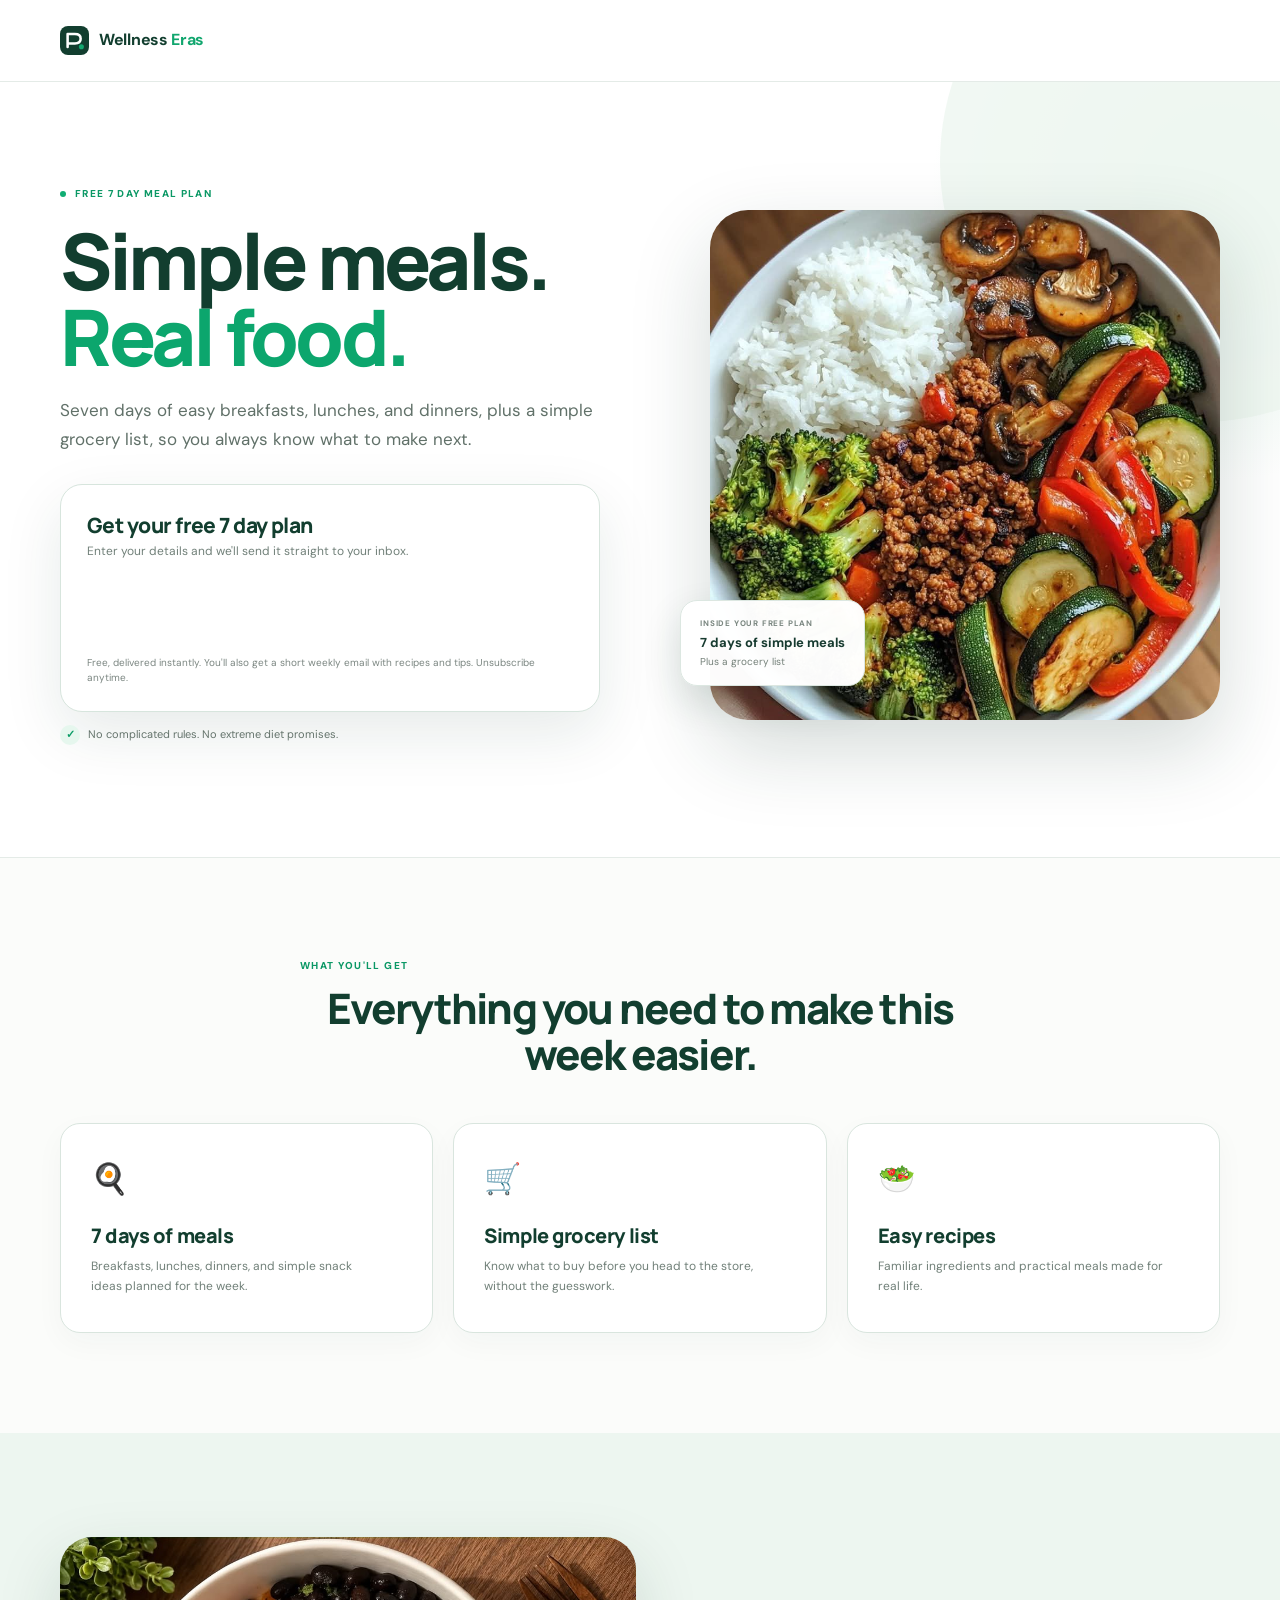
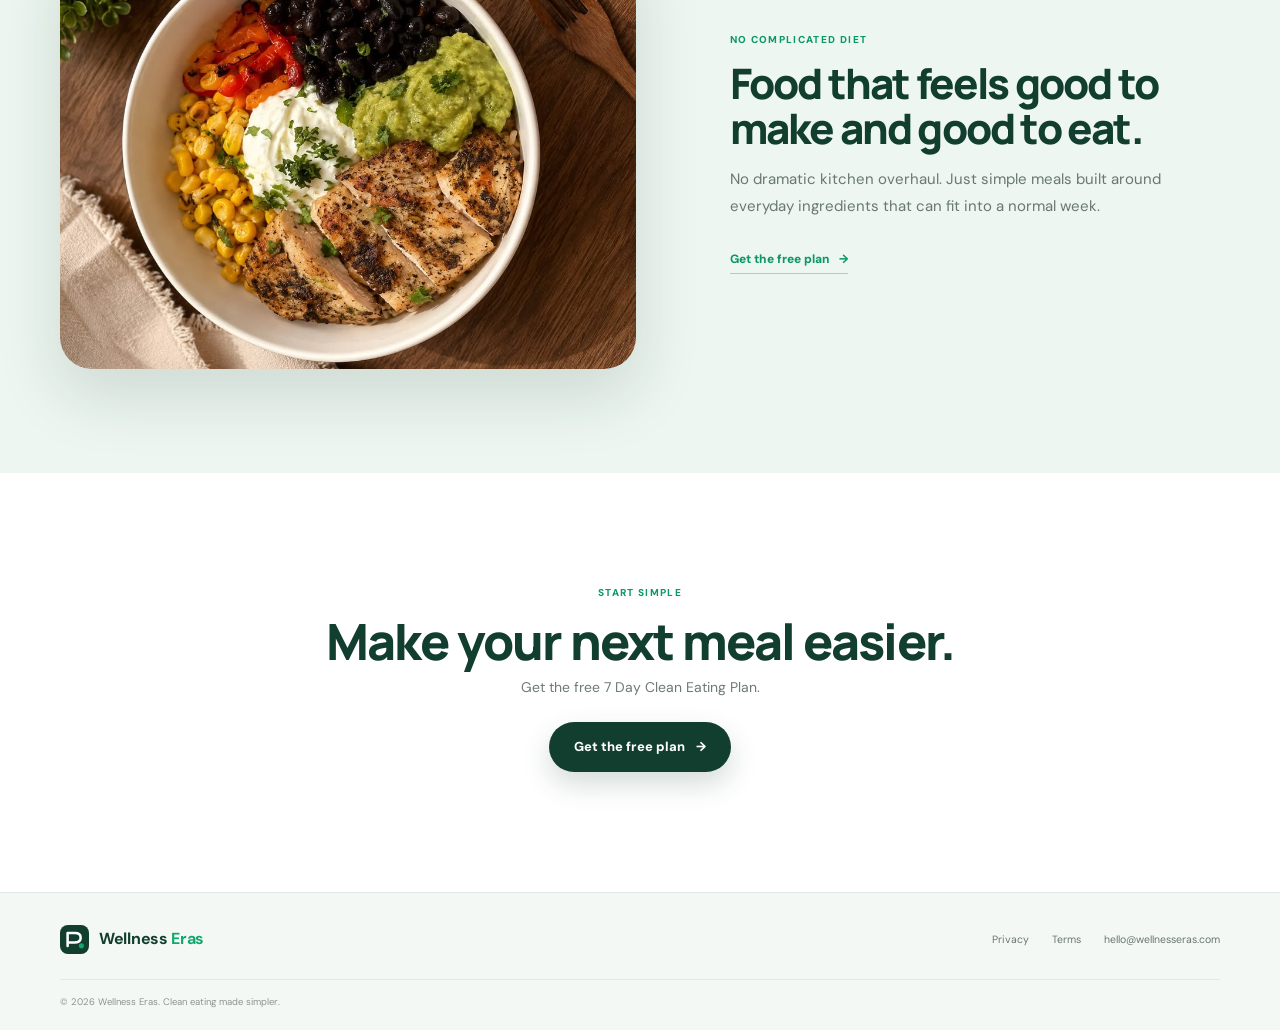
<file: index.html>
<!DOCTYPE html>
<html lang="en">
<head>
<meta charset="UTF-8">
<meta name="viewport" content="width=device-width, initial-scale=1.0">
<title>Wellness Eras | Free 7 Day Clean Eating Plan</title>
<meta name="description" content="Get a free 7 day clean eating meal plan with simple breakfasts, lunches, dinners, and a grocery list.">
<link rel="canonical" href="https://wellnesseras.com/">
<meta property="og:type" content="website">
<meta property="og:site_name" content="Wellness Eras">
<meta property="og:title" content="Simple meals. Real food.">
<meta property="og:description" content="Get the free 7 day clean eating plan with simple meals and a grocery list.">
<meta property="og:image" content="https://wellnesseras.com/images/hero-food.png">
<meta property="og:url" content="https://wellnesseras.com/">
<meta name="twitter:card" content="summary_large_image">
<meta name="twitter:title" content="Simple meals. Real food.">
<meta name="twitter:description" content="Get the free 7 day clean eating plan with simple meals and a grocery list.">
<meta name="twitter:image" content="https://wellnesseras.com/images/hero-food.png">
<link rel="preconnect" href="https://fonts.googleapis.com">
<link rel="preconnect" href="https://fonts.gstatic.com" crossorigin>
<link href="https://fonts.googleapis.com/css2?family=DM+Sans:wght@400;500;600;700&family=Manrope:wght@600;700;800&display=swap" rel="stylesheet">
<link rel="icon" href="/assets/logo-mark.svg">
<link rel="stylesheet" href="styles.css">

<!-- Sender integration preserved from the supplied index.html -->
<script>
(function (s, e, n, d, er) {
  s['Sender'] = er;
  s[er] = s[er] || function () {
    (s[er].q = s[er].q || []).push(arguments)
  }, s[er].l = 1 * new Date();
  s[er].on = function(event, callback) {
    s[er].listeners = s[er].listeners || {};
    (s[er].listeners[event] = s[er].listeners[event] || []).push(callback);
  };
  var a = e.createElement(n),
      m = e.getElementsByTagName(n)[0];
  a.async = 1;
  a.src = d;
  m.parentNode.insertBefore(a, m)
})(window, document, 'script', 'https://cdn.sender.net/accounts_resources/universal.js', 'sender');
sender('952dde70111419')
</script>
</head>
<body>

<header class="site-header">
  <div class="container nav-inner">
    <a class="brand" href="/" aria-label="Wellness Eras home">
      <img src="assets/logo-mark.svg" alt="" class="logo-mark">
      <span>Wellness <b>Eras</b></span>
    </a>
    <div class="nav-spacer" aria-hidden="true"></div>
  </div>
</header>

<main>
<section class="hero">
  <div class="hero-glow"></div>
  <div class="container hero-grid">
    <div class="hero-copy">
      <div class="eyebrow"><span></span> FREE 7 DAY MEAL PLAN</div>
      <h1>Simple meals.<br><em>Real food.</em></h1>
      <p class="hero-lede">Seven days of easy breakfasts, lunches, and dinners, plus a simple grocery list, so you always know what to make next.</p>

      <div class="signup-card" id="signup">
        <div class="signup-title">Get your free 7 day plan</div>
        <div class="signup-subtitle">Enter your details and we'll send it straight to your inbox.</div>

        <!-- Sender.net embedded form. Sender form ID preserved: bmZ39R -->
        <div class="sender-form-field" data-sender-form-id="bmZ39R"></div>

        <p class="microcopy">Free, delivered instantly. You'll also get a short weekly email with recipes and tips. Unsubscribe anytime.</p>
      </div>

      <div class="trust-line">
        <span>✓</span>
        <span>No complicated rules. No extreme diet promises.</span>
      </div>
    </div>

    <div class="hero-visual">
      <div class="photo-wrap">
        <img src="images/hero-food.png" alt="Colorful healthy meal with eggs, avocado, grilled chicken and vegetables" class="hero-photo">
        <div class="photo-label">
          <small>INSIDE YOUR FREE PLAN</small>
          <strong>7 days of simple meals</strong>
          <span>Plus a grocery list</span>
        </div>
      </div>
    </div>
  </div>
</section>

<section class="benefits">
  <div class="container">
    <div class="section-heading">
      <div class="eyebrow">WHAT YOU'LL GET</div>
      <h2>Everything you need to make this week easier.</h2>
    </div>

    <div class="benefit-grid">
      <article>
        <div class="benefit-icon">🍳</div>
        <h3>7 days of meals</h3>
        <p>Breakfasts, lunches, dinners, and simple snack ideas planned for the week.</p>
      </article>
      <article>
        <div class="benefit-icon">🛒</div>
        <h3>Simple grocery list</h3>
        <p>Know what to buy before you head to the store, without the guesswork.</p>
      </article>
      <article>
        <div class="benefit-icon">🥗</div>
        <h3>Easy recipes</h3>
        <p>Familiar ingredients and practical meals made for real life.</p>
      </article>
    </div>
  </div>
</section>

<section class="food-preview">
  <div class="container preview-grid">
    <div class="preview-photo">
      <img src="images/meal-preview.png" alt="Healthy colorful meal bowl with vegetables and grilled chicken">
    </div>
    <div class="preview-copy">
      <div class="eyebrow">NO COMPLICATED DIET</div>
      <h2>Food that feels good to make and good to eat.</h2>
      <p>No dramatic kitchen overhaul. Just simple meals built around everyday ingredients that can fit into a normal week.</p>
      <a href="#signup" class="text-link">Get the free plan <span>→</span></a>
    </div>
  </div>
</section>

<section class="final-cta">
  <div class="container final-inner">
    <div class="eyebrow">START SIMPLE</div>
    <h2>Make your next meal easier.</h2>
    <p>Get the free 7 Day Clean Eating Plan.</p>
    <a href="#signup" class="button">Get the free plan <span>→</span></a>
  </div>
</section>
</main>

<footer class="site-footer">
  <div class="container footer-inner">
    <a class="brand" href="/">
      <img src="assets/logo-mark.svg" alt="" class="logo-mark">
      <span>Wellness <b>Eras</b></span>
    </a>
    <div class="footer-links">
      <a href="/privacy">Privacy</a>
      <a href="/terms">Terms</a>
      <a href="mailto:hello@wellnesseras.com">hello@wellnesseras.com</a>
    </div>
  </div>
  <div class="container copyright">© 2026 Wellness Eras. Clean eating made simpler.</div>
</footer>
</body>
</html>
</file>
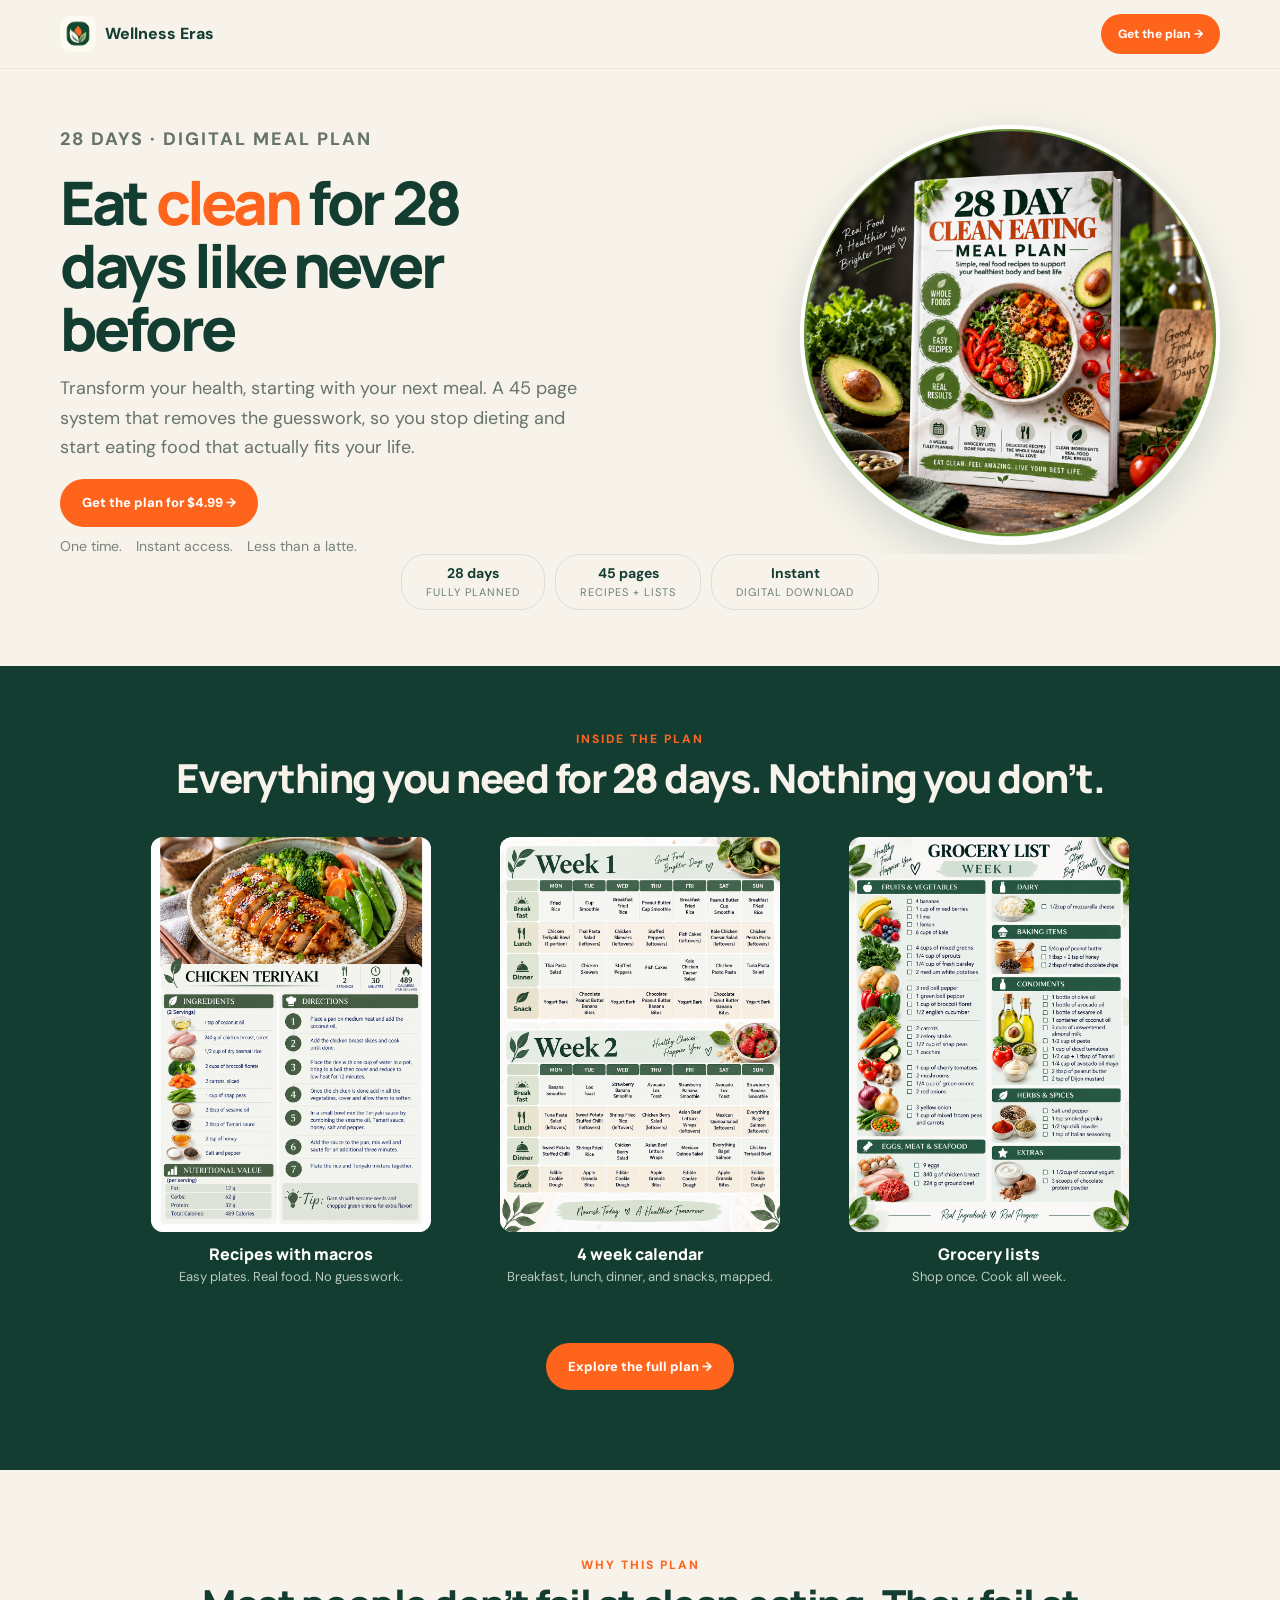
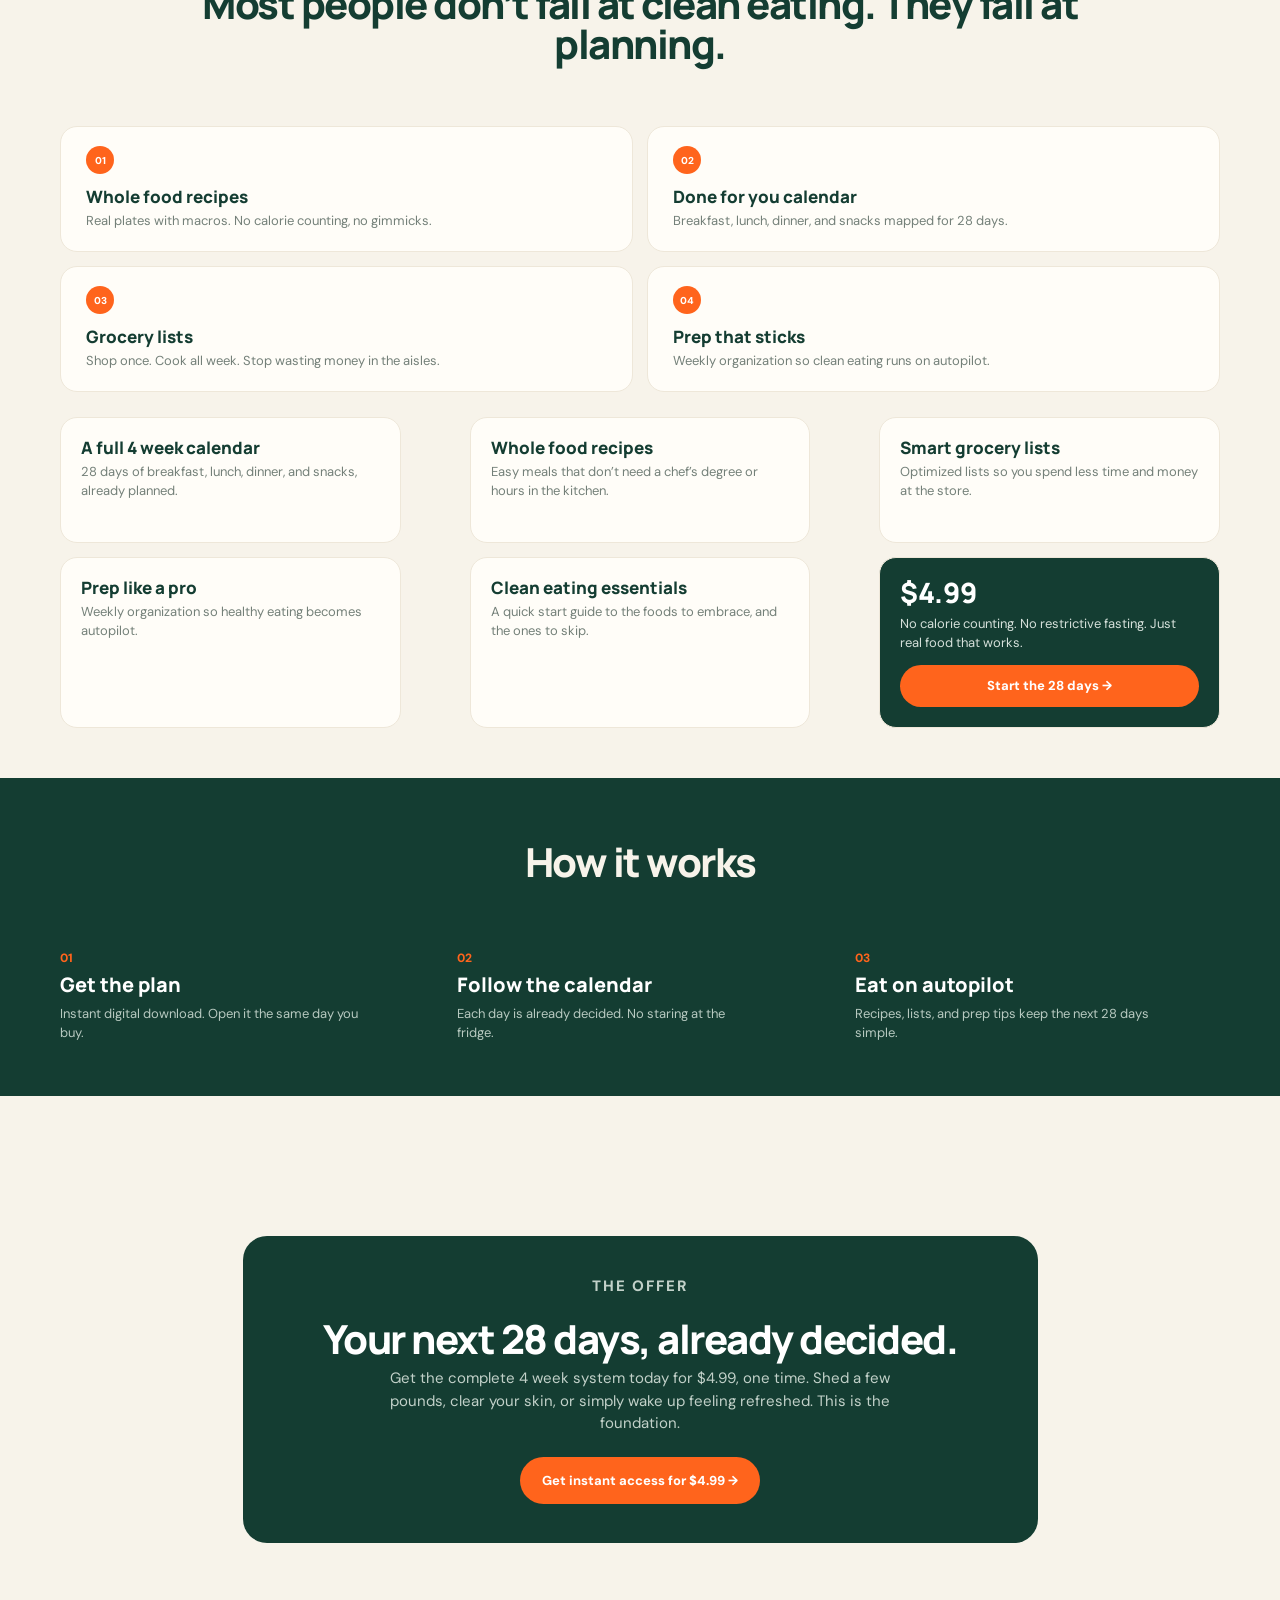
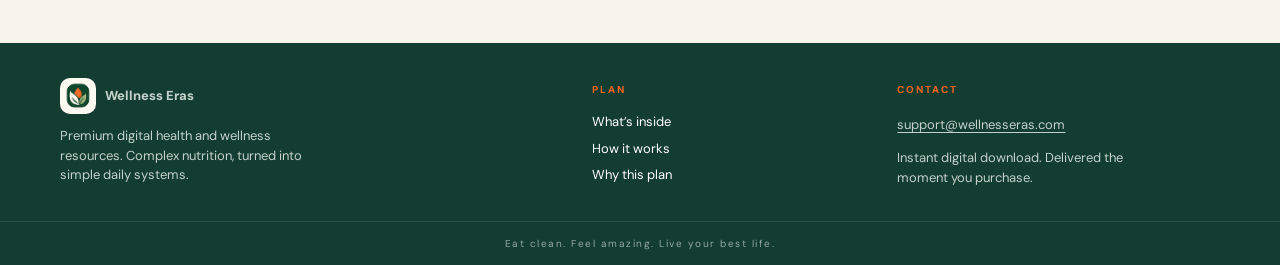
<file: 28-day-plan/index.html>
<!doctype html>
<html lang="en">
<head>
<meta charset="UTF-8">
<meta name="viewport" content="width=device-width, initial-scale=1.0">
<title>28 Day Clean Eating Meal Plan | Wellness Eras</title>
<meta name="description" content="A practical 28 day clean eating meal plan with recipes, weekly meal plans and grocery lists.">
<link rel="preconnect" href="https://fonts.googleapis.com">
<link rel="preconnect" href="https://fonts.gstatic.com" crossorigin>
<link href="https://fonts.googleapis.com/css2?family=DM+Sans:wght@400;500;600;700;800&family=Manrope:wght@600;700;800&display=swap" rel="stylesheet">
<link rel="icon" href="/28-day-plan/logo.png">
<style>
:root{--cream:#f7f3ea;--green:#143d32;--orange:#ff641c;--ink:#143d32;--muted:#66736d;--line:#eee7d9}
*{box-sizing:border-box}html{scroll-behavior:smooth}body{margin:0;background:var(--cream);color:var(--ink);font-family:"DM Sans",sans-serif;line-height:1.5;-webkit-font-smoothing:antialiased}a{color:inherit;text-decoration:none}.container{width:min(1160px,calc(100% - 40px));margin:0 auto}
.site-header{height:69px;border-bottom:1px solid #efe8d6;background:rgba(247,243,234,.96);position:sticky;top:0;z-index:5}.header-inner{height:100%;display:flex;align-items:center;justify-content:space-between}.brand{display:flex;align-items:center;gap:9px;font-size:16px;font-weight:800}.brand img{width:36px;height:36px;display:block;object-fit:cover;border-radius:10px}.button{display:inline-flex;align-items:center;justify-content:center;gap:8px;border:0;border-radius:999px;background:var(--orange);color:#fff;font-size:13px;font-weight:800;padding:14px 22px;white-space:nowrap}.header-button{padding:11px 17px;font-size:12px}
.hero{height:485px;overflow:hidden;padding:56px 0 0}.hero-grid{display:grid;grid-template-columns:minmax(0,517px) 420px;gap:56px;align-items:start;justify-content:space-between}.eyebrow{margin:0;color:var(--orange);font-size:12px;font-weight:800;letter-spacing:2px;text-transform:uppercase}h1,h2,h3,p{margin-top:0}h1{font:800 60px/1.05 "Manrope",sans-serif;letter-spacing:-3.3px;margin-bottom:14px}.hero h1{margin-top:12px}.hero h1 span{color:var(--orange)}.hero-copy p{max-width:517px;margin-bottom:17px;color:#66736d;font-size:18px;line-height:1.625}.micro{display:flex;gap:14px;margin-top:9px;color:#78827b;font-size:14px}.hero-product{width:420px;height:420px;border:4px solid #fff;border-radius:50%;overflow:hidden;box-shadow:0 15px 45px rgba(18,63,52,.17)}.hero-product img{display:block;width:100%;height:100%;object-fit:cover}
.facts{padding:0 0 56px}.facts-list{display:flex;justify-content:center;gap:10px}.fact{min-width:120px;padding:8px 24px;border:1px solid #d9dfd7;border-radius:24px;text-align:center;color:#6c8177;font-size:11px;line-height:1.5;text-transform:uppercase;letter-spacing:1px}.fact strong{display:block;color:var(--green);font-size:14px;letter-spacing:0;text-transform:none}
.inside{padding:64px 0 80px;background:var(--green);color:var(--cream)}.section-heading{text-align:center;margin:0 auto 39px}.section-heading .eyebrow{margin-bottom:10px}h2{font:800 40px/1 "Manrope",sans-serif;letter-spacing:-1.5px;margin-bottom:0}.inside h2,.how h2{color:var(--cream)}.preview-grid{display:grid;grid-template-columns:repeat(3,280px);gap:69px;align-items:start;justify-content:center}.preview{text-align:center}.preview-image{border-radius:12px;background:#fff;overflow:hidden}.preview-image img{display:block;width:100%;height:auto;object-fit:contain;border-radius:12px}.preview h3{font:800 16px/1.2 "Manrope",sans-serif;margin:13px 0 3px;color:#fff}.preview p{margin:0;color:#b7c9c0;font-size:13px}.inside-cta{display:flex;width:max-content;margin:56px auto 0}
.why{padding:86px 0 50px}.why .section-heading{margin-bottom:62px}.why h2{max-width:900px;margin:0 auto}.numbered{display:grid;grid-template-columns:repeat(2,1fr);gap:14px}.numbered article{min-height:126px;padding:19px 25px;border:1px solid var(--line);border-radius:17px;background:#fffdf8}.number{display:grid;place-items:center;width:28px;height:28px;margin-bottom:13px;border-radius:50%;background:var(--orange);color:#fff;font-size:10px;font-weight:800}.numbered h3,.features h3{font:800 17px/1.2 "Manrope",sans-serif;margin:0 0 4px}.numbered p,.features p{margin:0;color:#748079;font-size:13px;line-height:1.45}.features{display:grid;grid-template-columns:repeat(3,1fr);gap:14px 69px;margin-top:25px}.features article{min-height:126px;padding:20px;border:1px solid var(--line);border-radius:17px;background:#fffdf8}.price-card{background:var(--green)!important;color:#fff}.price-card strong{display:block;font:800 28px/1 "Manrope";margin-bottom:9px}.price-card p{color:#d5e0da;margin-bottom:12px}.price-card .button{width:100%;padding:11px}
.how{padding:64px 0 53px;background:var(--green);color:var(--cream);scroll-margin-top:69px}.how .section-heading{margin-bottom:67px}.steps{display:grid;grid-template-columns:repeat(3,1fr);gap:32px}.step-number{margin-bottom:7px;color:var(--orange);font-size:12px;font-weight:800}.steps h3{font:800 20px/1.1 "Manrope",sans-serif;margin:0 0 8px;color:#fff}.steps p{max-width:300px;margin:0;color:#b7c9c0;font-size:13px;line-height:1.5}
.offer{padding:140px 0 100px}.offer-box{max-width:795px;margin:0 auto;padding:39px 70px;border-radius:24px;background:var(--green);text-align:center;color:#fff}.offer-box h2{margin:11px 0 8px;color:#fff}.offer-box p{max-width:500px;margin:0 auto 22px;color:#c2d1c9;font-size:15px}
.site-footer{padding:35px 0 0;background:var(--green);color:var(--cream)}.footer-grid{display:grid;grid-template-columns:1.4fr .7fr 1fr;gap:80px;padding-bottom:34px}.footer-grid h3{margin:4px 0 15px;color:var(--orange);font-size:10px;letter-spacing:2px}.footer-grid p,.footer-grid a{color:#c2d1c9;font-size:13px;line-height:1.5}.footer-grid p{max-width:265px;margin:12px 0 0}.footer-links{display:grid;gap:7px}.footer-links a{color:#fff}.footer-contact a{text-decoration:underline;text-underline-offset:3px}.tagline{padding:14px 0;border-top:1px solid rgba(255,255,255,.1);text-align:center;color:#91aaa1;font-size:10px;letter-spacing:1.5px}
@media(max-width:900px){.hero{height:auto;padding-bottom:56px}.hero-grid{grid-template-columns:1fr;gap:32px}.hero-product{width:min(420px,100%);height:auto;aspect-ratio:1;margin:0 auto}.facts{padding-bottom:50px}.preview-grid{grid-template-columns:repeat(2,280px)}.offer{padding:80px 0}.steps{gap:22px}}
@media(max-width:560px){.container{width:calc(100% - 30px)}.hero{padding-top:42px}.hero h1{font-size:42px;letter-spacing:-2px}.hero-copy p{font-size:14px}.micro{font-size:11px;flex-wrap:wrap}.facts-list{gap:5px}.fact{min-width:0;padding:7px 9px;font-size:8px}.fact strong{font-size:11px}.inside,.why{padding:57px 0}.section-heading{margin-bottom:31px}h2{font-size:29px;line-height:1.1}.preview-grid,.numbered,.features,.steps{grid-template-columns:1fr;gap:24px}.preview-grid{max-width:260px;margin:0 auto}.inside-cta{margin-top:29px}.features{margin-top:0}.how{padding:57px 0}.how .section-heading{margin-bottom:38px}.offer{padding:51px 0}.offer-box{padding:34px 20px}.offer-box h2{font-size:29px}.footer-grid{grid-template-columns:1fr;gap:26px}.tagline{font-size:8px;letter-spacing:1px}}
</style>
</head>
<body>
<header class="site-header"><div class="container header-inner"><a class="brand" href="../index.html" aria-label="Wellness Eras home"><img src="/28-day-plan/logo.png" alt=""><span>Wellness Eras</span></a><a class="button header-button" href="https://spicycircuits.lemonsqueezy.com/checkout/buy/537974b6-528c-43c0-b173-15b665d16186">Get the plan →</a></div></header>
<main>
<section class="hero" aria-labelledby="hero-title"><div class="container hero-grid"><div class="hero-copy"><p class="eyebrow">28 days · digital meal plan</p><h1 id="hero-title">Eat <span>clean</span> for 28 days like never before</h1><p>Transform your health, starting with your next meal. A 45 page system that removes the guesswork, so you stop dieting and start eating food that actually fits your life.</p><a class="button" href="https://spicycircuits.lemonsqueezy.com/checkout/buy/537974b6-528c-43c0-b173-15b665d16186">Get the plan for $4.99 →</a><div class="micro"><span>One time.</span><span>Instant access.</span><span>Less than a latte.</span></div></div><div class="hero-product"><img src="/28-day-plan/hero-cover.png" alt="28 Day Clean Eating Meal Plan"></div></div></section>
<section class="facts" aria-label="Product facts"><div class="container facts-list"><div class="fact"><strong>28 days</strong>Fully planned</div><div class="fact"><strong>45 pages</strong>Recipes + lists</div><div class="fact"><strong>Instant</strong>Digital download</div></div></section>
<section class="inside" id="inside" aria-labelledby="inside-title"><div class="container"><div class="section-heading"><p class="eyebrow">Inside the plan</p><h2 id="inside-title">Everything you need for 28 days. Nothing you don’t.</h2></div><div class="preview-grid"><article class="preview"><div class="preview-image"><img src="/28-day-plan/recipe-macros.png" alt="Recipe with macros"></div><h3>Recipes with macros</h3><p>Easy plates. Real food. No guesswork.</p></article><article class="preview"><div class="preview-image"><img src="/28-day-plan/meal-calendar.png" alt="Four week calendar"></div><h3>4 week calendar</h3><p>Breakfast, lunch, dinner, and snacks, mapped.</p></article><article class="preview"><div class="preview-image"><img src="/28-day-plan/grocery-list-new.png" alt="Grocery list"></div><h3>Grocery lists</h3><p>Shop once. Cook all week.</p></article></div><a class="button inside-cta" href="https://spicycircuits.lemonsqueezy.com/checkout/buy/537974b6-528c-43c0-b173-15b665d16186">Explore the full plan →</a></div></section>
<section class="why" id="why" aria-labelledby="why-title"><div class="container"><div class="section-heading"><p class="eyebrow">Why this plan</p><h2 id="why-title">Most people don’t fail at clean eating. They fail at planning.</h2></div><div class="numbered"><article><div class="number">01</div><h3>Whole food recipes</h3><p>Real plates with macros. No calorie counting, no gimmicks.</p></article><article><div class="number">02</div><h3>Done for you calendar</h3><p>Breakfast, lunch, dinner, and snacks mapped for 28 days.</p></article><article><div class="number">03</div><h3>Grocery lists</h3><p>Shop once. Cook all week. Stop wasting money in the aisles.</p></article><article><div class="number">04</div><h3>Prep that sticks</h3><p>Weekly organization so clean eating runs on autopilot.</p></article></div><div class="features"><article><h3>A full 4 week calendar</h3><p>28 days of breakfast, lunch, dinner, and snacks, already planned.</p></article><article><h3>Whole food recipes</h3><p>Easy meals that don’t need a chef’s degree or hours in the kitchen.</p></article><article><h3>Smart grocery lists</h3><p>Optimized lists so you spend less time and money at the store.</p></article><article><h3>Prep like a pro</h3><p>Weekly organization so healthy eating becomes autopilot.</p></article><article><h3>Clean eating essentials</h3><p>A quick start guide to the foods to embrace, and the ones to skip.</p></article><article class="price-card"><strong>$4.99</strong><p>No calorie counting. No restrictive fasting. Just real food that works.</p><a class="button" href="https://spicycircuits.lemonsqueezy.com/checkout/buy/537974b6-528c-43c0-b173-15b665d16186">Start the 28 days →</a></article></div></div></section>
<section class="how" id="how" aria-labelledby="how-title"><div class="container"><div class="section-heading"><h2 id="how-title">How it works</h2></div><div class="steps"><article><div class="step-number">01</div><h3>Get the plan</h3><p>Instant digital download. Open it the same day you buy.</p></article><article><div class="step-number">02</div><h3>Follow the calendar</h3><p>Each day is already decided. No staring at the fridge.</p></article><article><div class="step-number">03</div><h3>Eat on autopilot</h3><p>Recipes, lists, and prep tips keep the next 28 days simple.</p></article></div></div></section>
<section class="offer" id="offer" aria-labelledby="offer-title"><div class="container"><div class="offer-box"><p class="eyebrow">The offer</p><h2 id="offer-title">Your next 28 days, already decided.</h2><p>Get the complete 4 week system today for $4.99, one time. Shed a few pounds, clear your skin, or simply wake up feeling refreshed. This is the foundation.</p><a class="button" href="https://spicycircuits.lemonsqueezy.com/checkout/buy/537974b6-528c-43c0-b173-15b665d16186">Get instant access for $4.99 →</a></div></div></section>
</main>
<footer class="site-footer"><div class="container footer-grid"><div><a class="brand" href="../index.html"><img src="/28-day-plan/logo.png" alt=""><span>Wellness Eras</span></a><p>Premium digital health and wellness resources. Complex nutrition, turned into simple daily systems.</p></div><div><h3>PLAN</h3><nav class="footer-links" aria-label="Footer plan links"><a href="#inside">What’s inside</a><a href="#how">How it works</a><a href="#why">Why this plan</a></nav></div><div class="footer-contact"><h3>CONTACT</h3><a href="mailto:support@wellnesseras.com">support@wellnesseras.com</a><p>Instant digital download. Delivered the moment you purchase.</p></div></div><div class="tagline">Eat clean. Feel amazing. Live your best life.</div></footer>
</body>
</html>
</file>
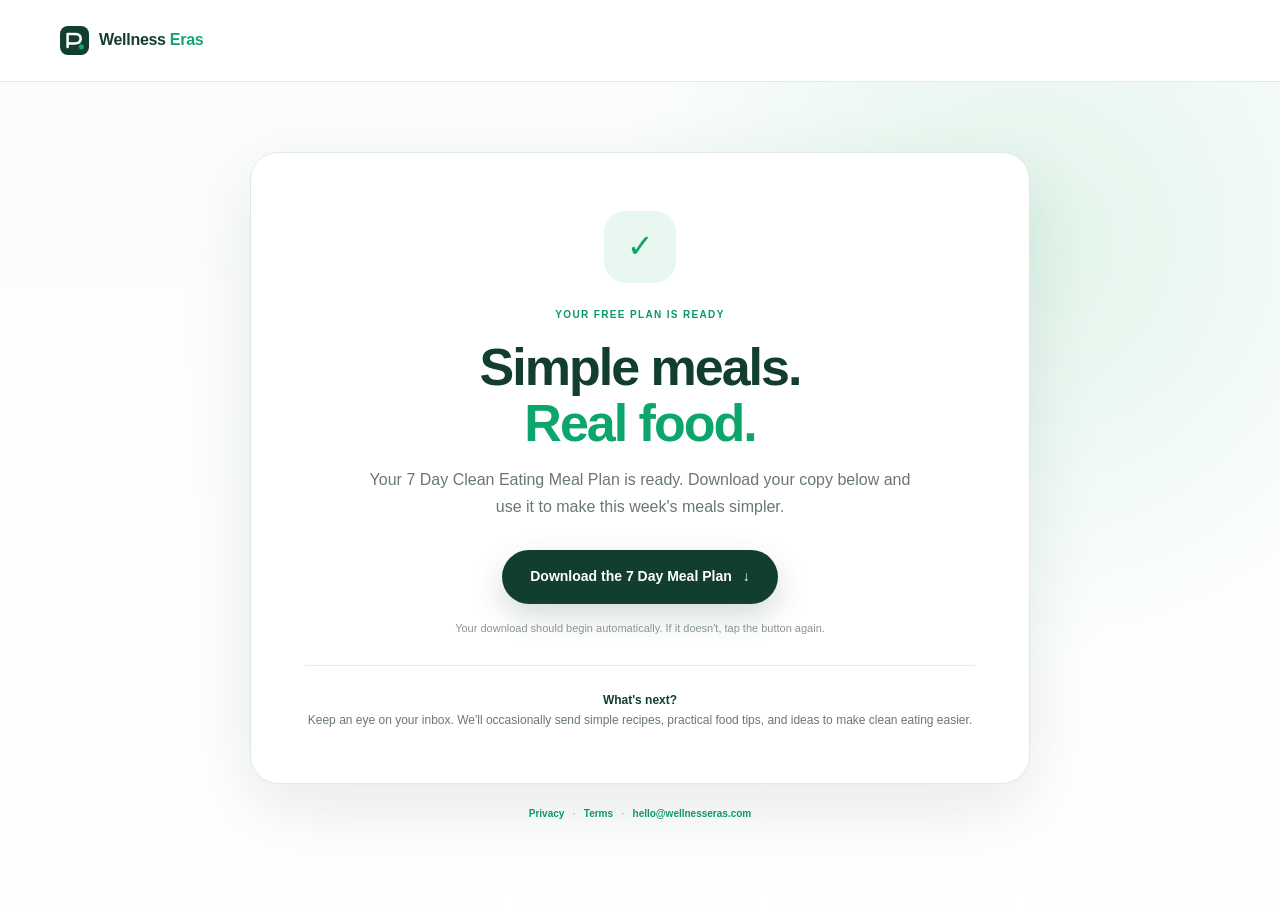
<file: download/index.html>
<!DOCTYPE html>
<html lang="en">
<head>
<meta charset="UTF-8">
<meta name="viewport" content="width=device-width, initial-scale=1.0">
<title>Your 7 Day Meal Plan | Wellness Eras</title>
<meta name="description" content="Download your free 7 Day Clean Eating Meal Plan from Wellness Eras.">
<link rel="stylesheet" href="../styles.css">
<link rel="icon" href="../assets/logo-mark.svg">
<style>
.download-page{min-height:calc(100vh - 76px);display:flex;align-items:center;padding:70px 0 90px;background:radial-gradient(circle at 80% 20%,rgba(211,240,225,.65),rgba(255,255,255,0) 34%),linear-gradient(180deg,#fbfdfc 0%,#fff 100%)}
.download-wrap{width:min(780px,100%);margin:auto;text-align:center}
.download-card{background:#fff;border:1px solid #dfe9e4;border-radius:28px;padding:58px 54px 52px;box-shadow:0 24px 70px rgba(18,58,45,.10)}
.download-icon{width:72px;height:72px;margin:0 auto 24px;border-radius:22px;display:grid;place-items:center;background:#e8f7ef;color:#0ca66d;font-size:32px}
.download-page .eyebrow{justify-content:center}
.download-page h1{font:800 52px/1.08 "Manrope",sans-serif;letter-spacing:-2px;color:#123e2f;margin:16px 0 15px}
.download-page h1 em{font-style:normal;color:#0ca66d}
.download-lede{max-width:570px;margin:auto;color:#697870;font-size:16px;line-height:1.7}
.download-button{display:inline-flex;align-items:center;justify-content:center;gap:11px;margin-top:30px;padding:16px 28px;border-radius:999px;background:#123e2f;color:#fff;font-size:14px;font-weight:800;box-shadow:0 12px 30px rgba(18,62,47,.18);transition:transform .2s ease}
.download-button:hover{transform:translateY(-2px)}
.download-note{margin:16px auto 0;color:#8a958f;font-size:11px;line-height:1.6}
.next-step{margin-top:28px;padding-top:25px;border-top:1px solid #e8eeeb;color:#697870;font-size:12px;line-height:1.65}
.next-step strong{color:#123e2f}
.download-footer{margin-top:22px;color:#8a958f;font-size:10px}
.download-footer a{color:#0b9865;font-weight:700}
@media(max-width:600px){.download-page{min-height:calc(100vh - 68px);padding:38px 0 60px}.download-card{padding:42px 22px 35px;border-radius:23px}.download-page h1{font-size:40px;letter-spacing:-1.5px}.download-lede{font-size:14px}.download-button{width:100%;padding:16px 20px}}
</style>
</head>
<body>
<header class="site-header">
<div class="container nav-inner">
<a class="brand" href="/" aria-label="Wellness Eras home">
<img src="../assets/logo-mark.svg" alt="" class="logo-mark">
<span>Wellness <b>Eras</b></span>
</a>
</div>
</header>

<main class="download-page">
<div class="container">
<div class="download-wrap">
<div class="download-card">
<div class="download-icon" aria-hidden="true">✓</div>
<div class="eyebrow">YOUR FREE PLAN IS READY</div>
<h1>Simple meals.<br><em>Real food.</em></h1>
<p class="download-lede">Your 7 Day Clean Eating Meal Plan is ready. Download your copy below and use it to make this week's meals simpler.</p>

<!-- Replace the PDF filename below if your ebook uses a different filename. -->
<a class="download-button" href="../downloads/7-day-clean-eating-plan.pdf" download>
Download the 7 Day Meal Plan <span>↓</span>
</a>

<p class="download-note">Your download should begin automatically. If it doesn't, tap the button again.</p>

<div class="next-step">
<strong>What's next?</strong><br>
Keep an eye on your inbox. We'll occasionally send simple recipes, practical food tips, and ideas to make clean eating easier.
</div>
</div>

<div class="download-footer">
<a href="../privacy">Privacy</a>
&nbsp;&nbsp;·&nbsp;&nbsp;
<a href="../terms">Terms</a>
&nbsp;&nbsp;·&nbsp;&nbsp;
<a href="mailto:hello@wellnesseras.com">hello@wellnesseras.com</a>
</div>
</div>
</div>
</main>
</body>
</html>
</file>
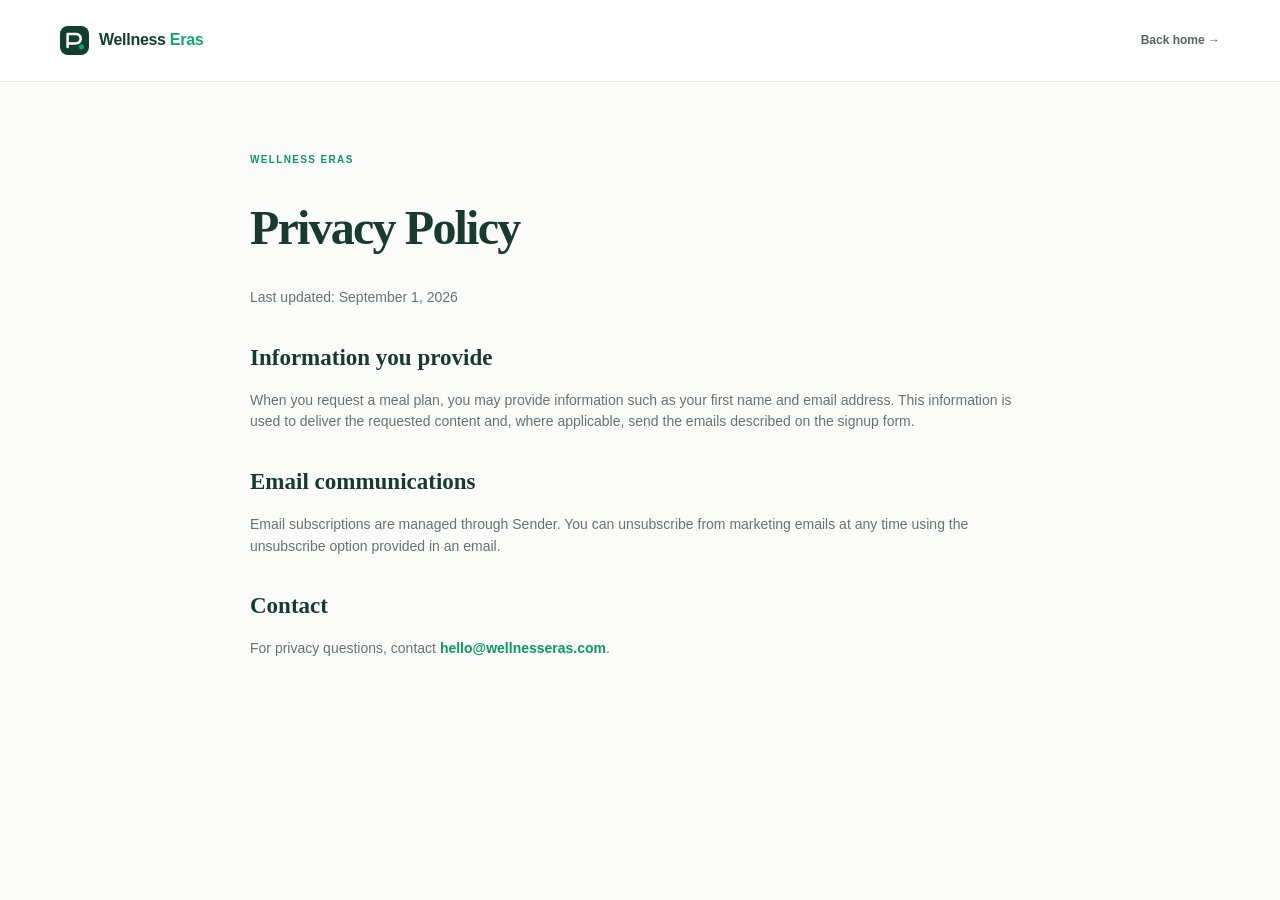
<file: privacy/index.html>
<!DOCTYPE html><html lang="en"><head><meta charset="UTF-8"><meta name="viewport" content="width=device-width,initial-scale=1"><title>Privacy | Wellness Eras</title><link rel="stylesheet" href="/styles.css"><link rel="icon" href="/assets/logo-mark.svg"></head><body><header class="site-header"><div class="container nav-inner"><a class="brand" href="/"><img src="/assets/logo-mark.svg" class="logo-mark" alt=""><span>Wellness <b>Eras</b></span></a><a class="nav-link" href="/">Back home →</a></div></header><main class="legal-page"><div class="container"><div class="eyebrow">WELLNESS ERAS</div><h1>Privacy Policy</h1><p>Last updated: September 1, 2026</p><h2>Information you provide</h2><p>When you request a meal plan, you may provide information such as your first name and email address. This information is used to deliver the requested content and, where applicable, send the emails described on the signup form.</p><h2>Email communications</h2><p>Email subscriptions are managed through Sender. You can unsubscribe from marketing emails at any time using the unsubscribe option provided in an email.</p><h2>Contact</h2><p>For privacy questions, contact <a href="mailto:hello@wellnesseras.com">hello@wellnesseras.com</a>.</p></div></main></body></html>
</file>
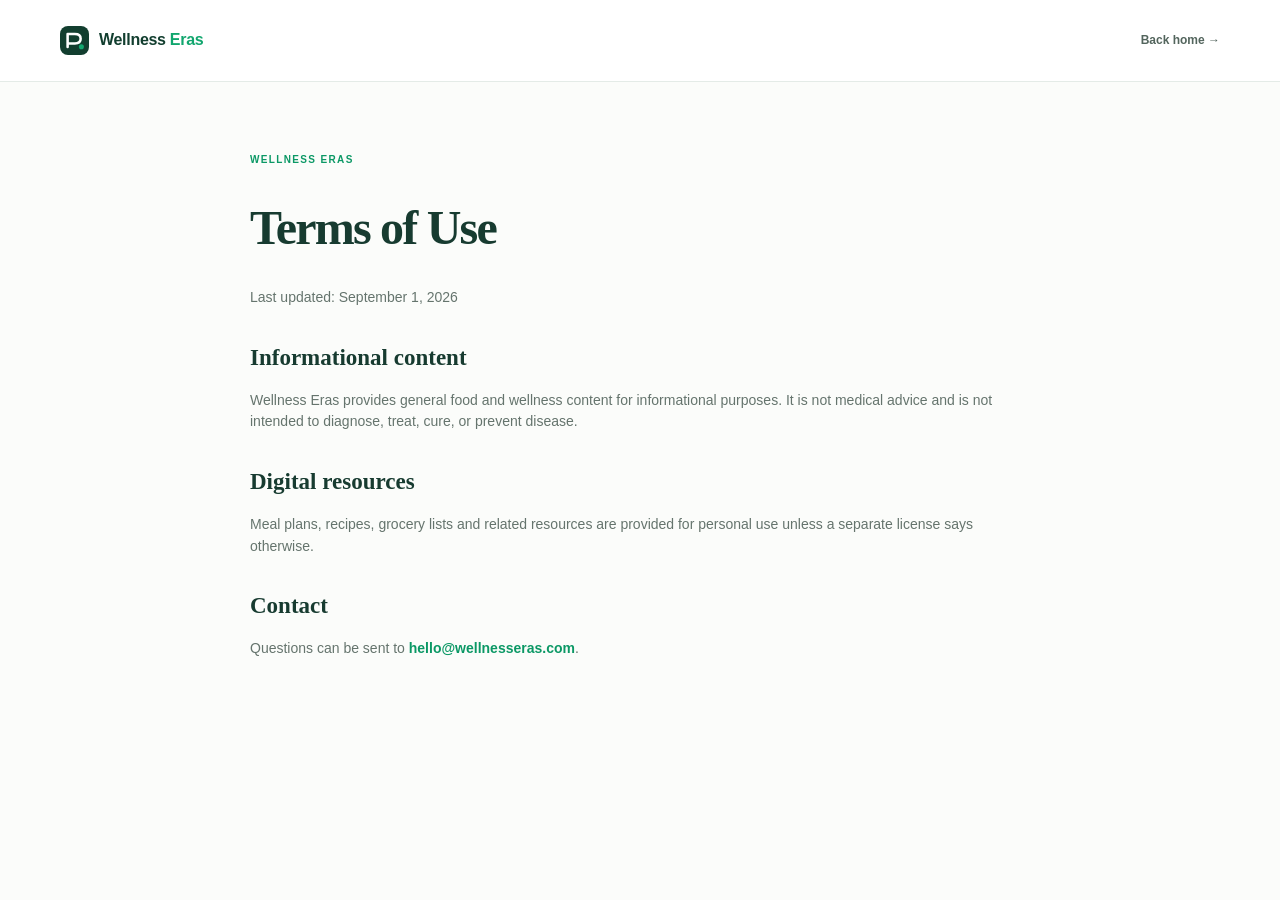
<file: terms/index.html>
<!DOCTYPE html><html lang="en"><head><meta charset="UTF-8"><meta name="viewport" content="width=device-width,initial-scale=1"><title>Terms | Wellness Eras</title><link rel="stylesheet" href="/styles.css"><link rel="icon" href="/assets/logo-mark.svg"></head><body><header class="site-header"><div class="container nav-inner"><a class="brand" href="/"><img src="/assets/logo-mark.svg" class="logo-mark" alt=""><span>Wellness <b>Eras</b></span></a><a class="nav-link" href="/">Back home →</a></div></header><main class="legal-page"><div class="container"><div class="eyebrow">WELLNESS ERAS</div><h1>Terms of Use</h1><p>Last updated: September 1, 2026</p><h2>Informational content</h2><p>Wellness Eras provides general food and wellness content for informational purposes. It is not medical advice and is not intended to diagnose, treat, cure, or prevent disease.</p><h2>Digital resources</h2><p>Meal plans, recipes, grocery lists and related resources are provided for personal use unless a separate license says otherwise.</p><h2>Contact</h2><p>Questions can be sent to <a href="mailto:hello@wellnesseras.com">hello@wellnesseras.com</a>.</p></div></main></body></html>
</file>
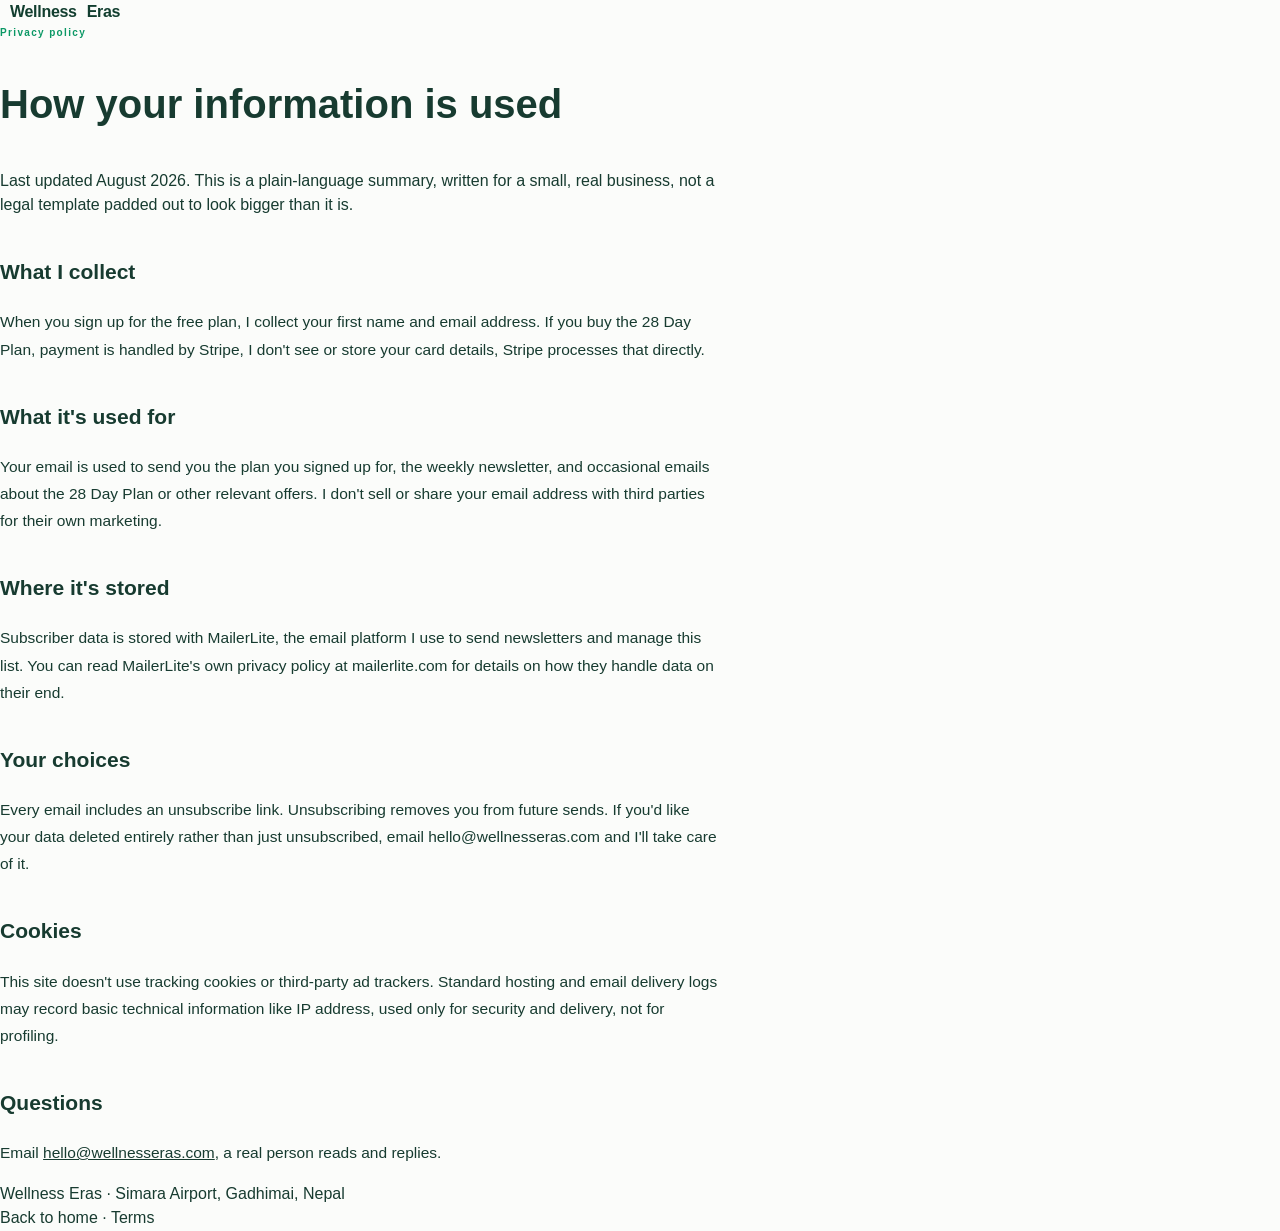
<file: privacy.html>
<!DOCTYPE html>
<html lang="en">
<head>
<meta charset="UTF-8">
<meta name="viewport" content="width=device-width, initial-scale=1.0">
<title>Privacy Policy — Wellness Eras</title>
<link rel="icon" href="/icon-32.png" sizes="32x32">
<link href="https://fonts.googleapis.com/css2?family=Poppins:wght@500;600;700;800&family=Work+Sans:wght@400;500;600&display=swap" rel="stylesheet">
<link rel="stylesheet" href="styles.css">
</head>
<body>

<header class="site">
  <div class="wrap">
    <a class="brand" href="/">
      <span class="mark"><svg viewBox="0 0 24 24"><circle cx="12" cy="12" r="9"/></svg></span>
      Wellness<span class="accent">Eras</span>
    </a>
  </div>
</header>

<main>
  <section class="section-tight">
    <div class="wrap" style="max-width: 720px;">
      <span class="eyebrow">Privacy policy</span>
      <h1 style="font-size: 40px;">How your information is used</h1>
      <p class="lede" style="font-size:16px;">Last updated August 2026. This is a plain-language summary, written for a small, real business, not a legal template padded out to look bigger than it is.</p>

      <div style="margin-top: 30px; font-size: 15.5px; color: var(--ink-soft); line-height: 1.75;">
        <h2 style="font-size: 21px; margin-top: 36px;">What I collect</h2>
        <p>When you sign up for the free plan, I collect your first name and email address. If you buy the 28 Day Plan, payment is handled by Stripe, I don't see or store your card details, Stripe processes that directly.</p>

        <h2 style="font-size: 21px; margin-top: 36px;">What it's used for</h2>
        <p>Your email is used to send you the plan you signed up for, the weekly newsletter, and occasional emails about the 28 Day Plan or other relevant offers. I don't sell or share your email address with third parties for their own marketing.</p>

        <h2 style="font-size: 21px; margin-top: 36px;">Where it's stored</h2>
        <p>Subscriber data is stored with MailerLite, the email platform I use to send newsletters and manage this list. You can read MailerLite's own privacy policy at mailerlite.com for details on how they handle data on their end.</p>

        <h2 style="font-size: 21px; margin-top: 36px;">Your choices</h2>
        <p>Every email includes an unsubscribe link. Unsubscribing removes you from future sends. If you'd like your data deleted entirely rather than just unsubscribed, email hello@wellnesseras.com and I'll take care of it.</p>

        <h2 style="font-size: 21px; margin-top: 36px;">Cookies</h2>
        <p>This site doesn't use tracking cookies or third-party ad trackers. Standard hosting and email delivery logs may record basic technical information like IP address, used only for security and delivery, not for profiling.</p>

        <h2 style="font-size: 21px; margin-top: 36px;">Questions</h2>
        <p>Email <a href="mailto:hello@wellnesseras.com" style="text-decoration:underline;">hello@wellnesseras.com</a>, a real person reads and replies.</p>
      </div>
    </div>
  </section>
</main>

<footer class="site">
  <div class="wrap">
    <div class="addr">Wellness Eras · Simara Airport, Gadhimai, Nepal</div>
    <div><a href="/">Back to home</a> · <a href="/terms">Terms</a></div>
  </div>
</footer>

</body>
</html>
</file>
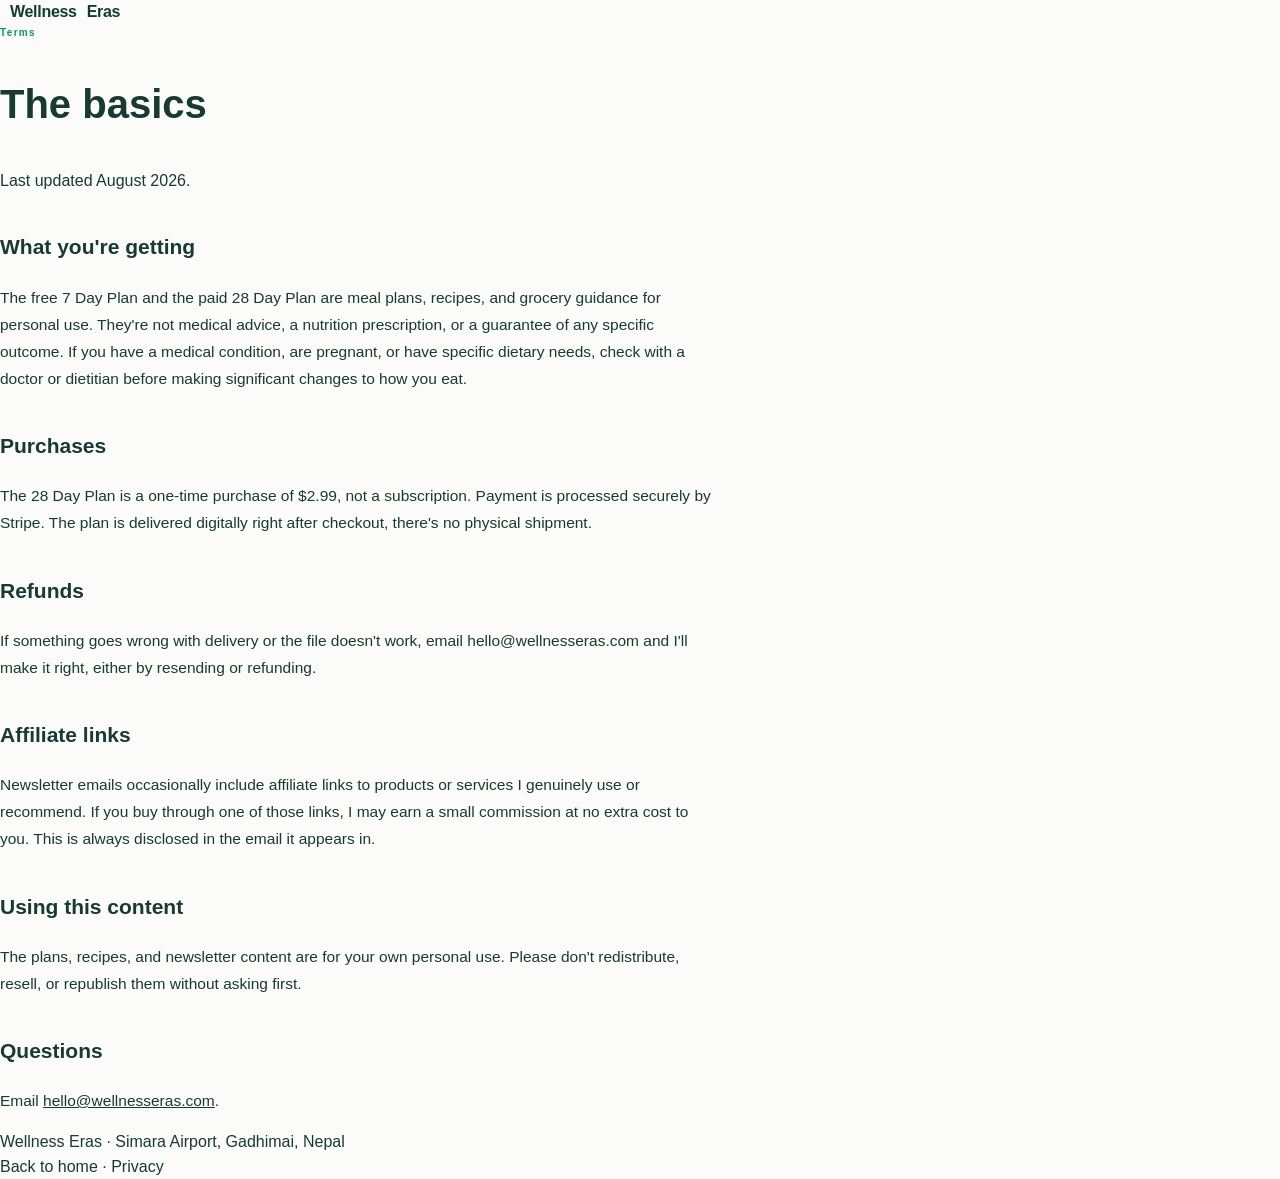
<file: terms.html>
<!DOCTYPE html>
<html lang="en">
<head>
<meta charset="UTF-8">
<meta name="viewport" content="width=device-width, initial-scale=1.0">
<title>Terms — Wellness Eras</title>
<link rel="icon" href="/icon-32.png" sizes="32x32">
<link href="https://fonts.googleapis.com/css2?family=Poppins:wght@500;600;700;800&family=Work+Sans:wght@400;500;600&display=swap" rel="stylesheet">
<link rel="stylesheet" href="styles.css">
</head>
<body>

<header class="site">
  <div class="wrap">
    <a class="brand" href="/">
      <span class="mark"><svg viewBox="0 0 24 24"><circle cx="12" cy="12" r="9"/></svg></span>
      Wellness<span class="accent">Eras</span>
    </a>
  </div>
</header>

<main>
  <section class="section-tight">
    <div class="wrap" style="max-width: 720px;">
      <span class="eyebrow">Terms</span>
      <h1 style="font-size: 40px;">The basics</h1>
      <p class="lede" style="font-size:16px;">Last updated August 2026.</p>

      <div style="margin-top: 30px; font-size: 15.5px; color: var(--ink-soft); line-height: 1.75;">
        <h2 style="font-size: 21px; margin-top: 36px;">What you're getting</h2>
        <p>The free 7 Day Plan and the paid 28 Day Plan are meal plans, recipes, and grocery guidance for personal use. They're not medical advice, a nutrition prescription, or a guarantee of any specific outcome. If you have a medical condition, are pregnant, or have specific dietary needs, check with a doctor or dietitian before making significant changes to how you eat.</p>

        <h2 style="font-size: 21px; margin-top: 36px;">Purchases</h2>
        <p>The 28 Day Plan is a one-time purchase of $2.99, not a subscription. Payment is processed securely by Stripe. The plan is delivered digitally right after checkout, there's no physical shipment.</p>

        <h2 style="font-size: 21px; margin-top: 36px;">Refunds</h2>
        <p>If something goes wrong with delivery or the file doesn't work, email hello@wellnesseras.com and I'll make it right, either by resending or refunding.</p>

        <h2 style="font-size: 21px; margin-top: 36px;">Affiliate links</h2>
        <p>Newsletter emails occasionally include affiliate links to products or services I genuinely use or recommend. If you buy through one of those links, I may earn a small commission at no extra cost to you. This is always disclosed in the email it appears in.</p>

        <h2 style="font-size: 21px; margin-top: 36px;">Using this content</h2>
        <p>The plans, recipes, and newsletter content are for your own personal use. Please don't redistribute, resell, or republish them without asking first.</p>

        <h2 style="font-size: 21px; margin-top: 36px;">Questions</h2>
        <p>Email <a href="mailto:hello@wellnesseras.com" style="text-decoration:underline;">hello@wellnesseras.com</a>.</p>
      </div>
    </div>
  </section>
</main>

<footer class="site">
  <div class="wrap">
    <div class="addr">Wellness Eras · Simara Airport, Gadhimai, Nepal</div>
    <div><a href="/">Back to home</a> · <a href="/privacy">Privacy</a></div>
  </div>
</footer>

</body>
</html>
</file>
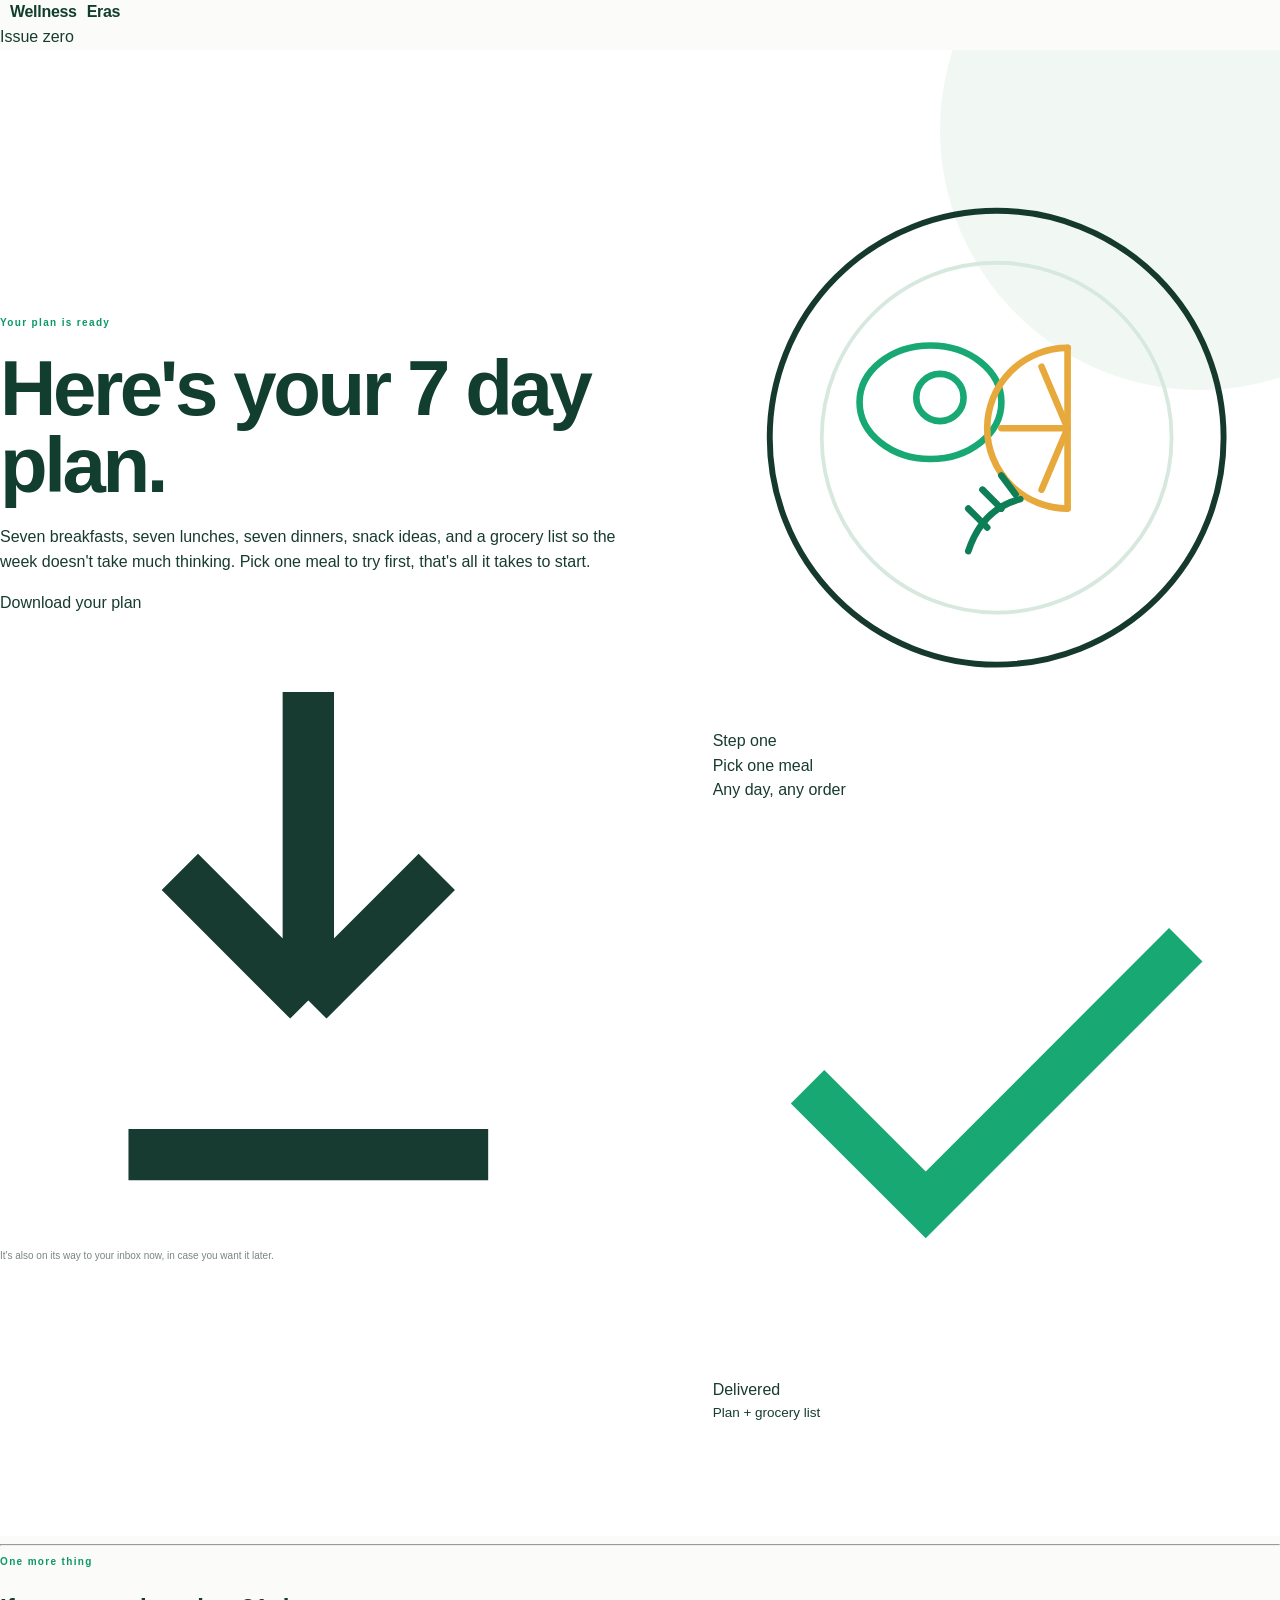
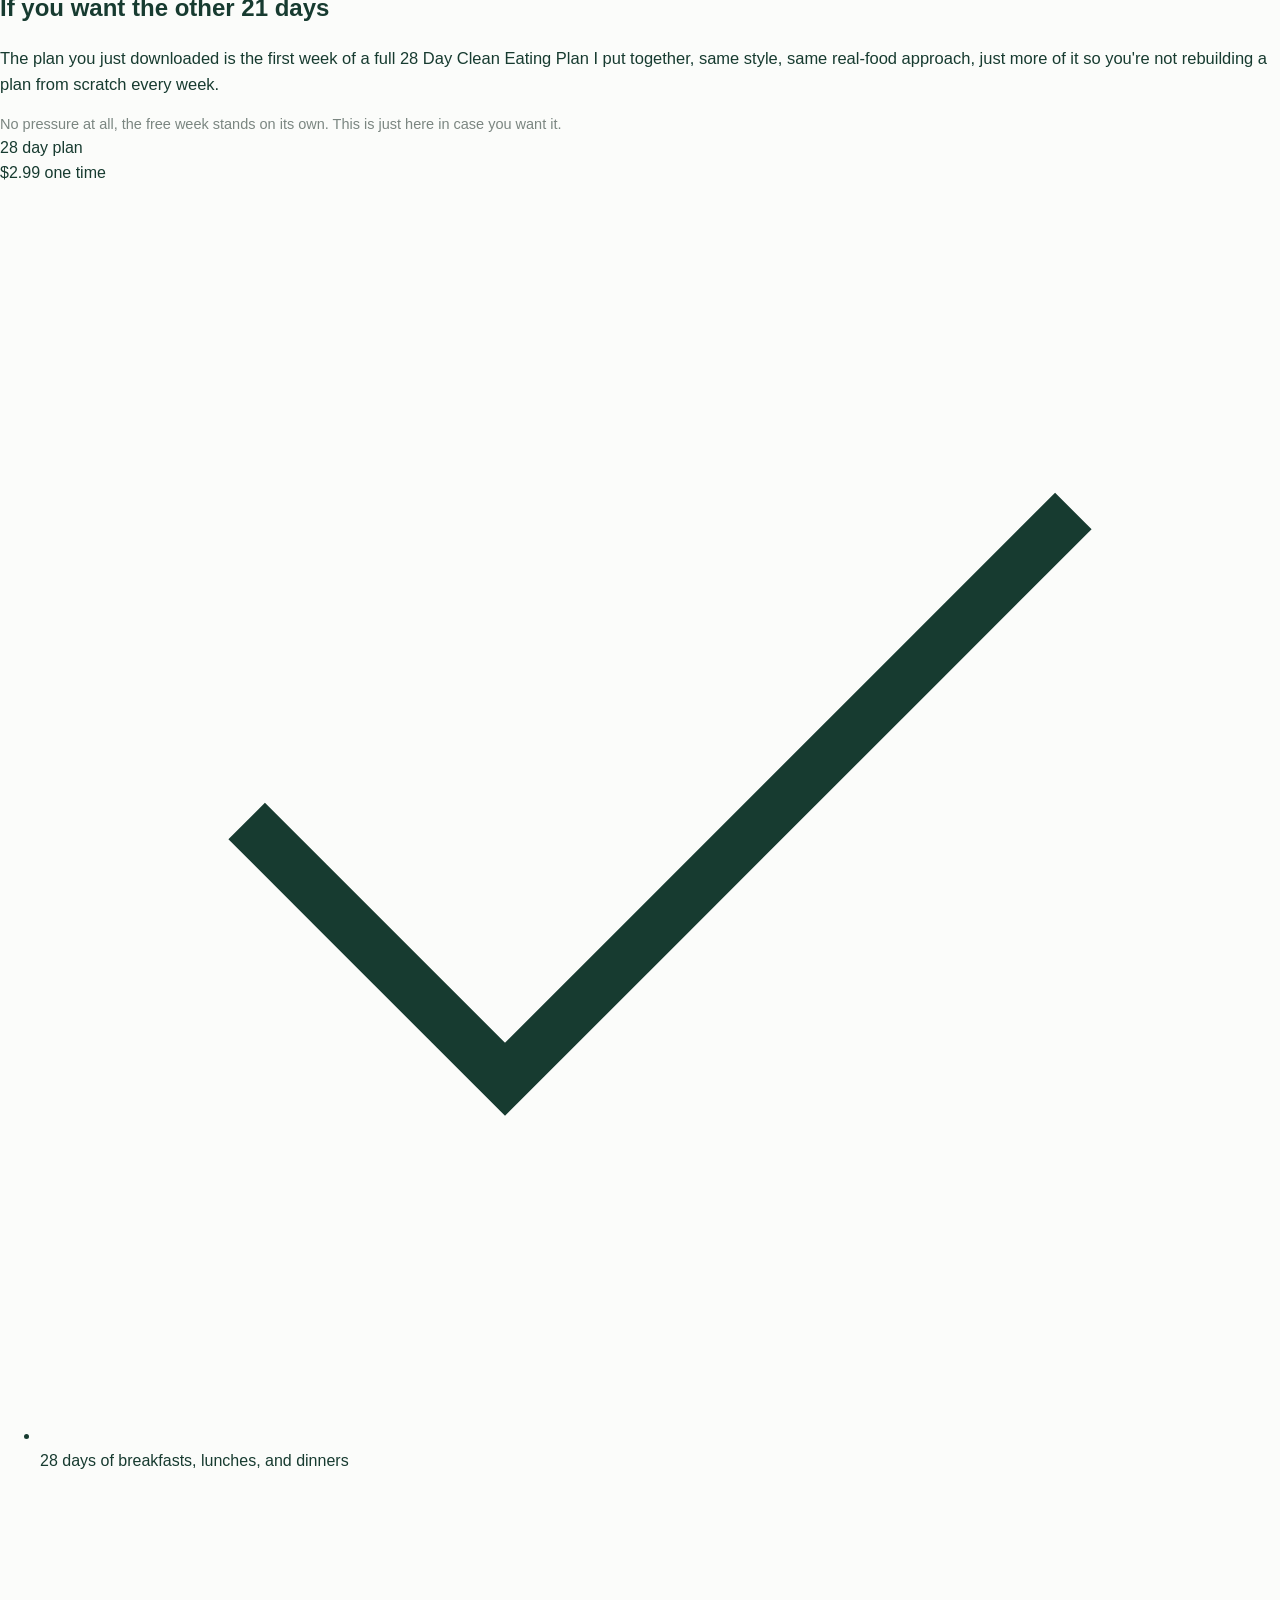
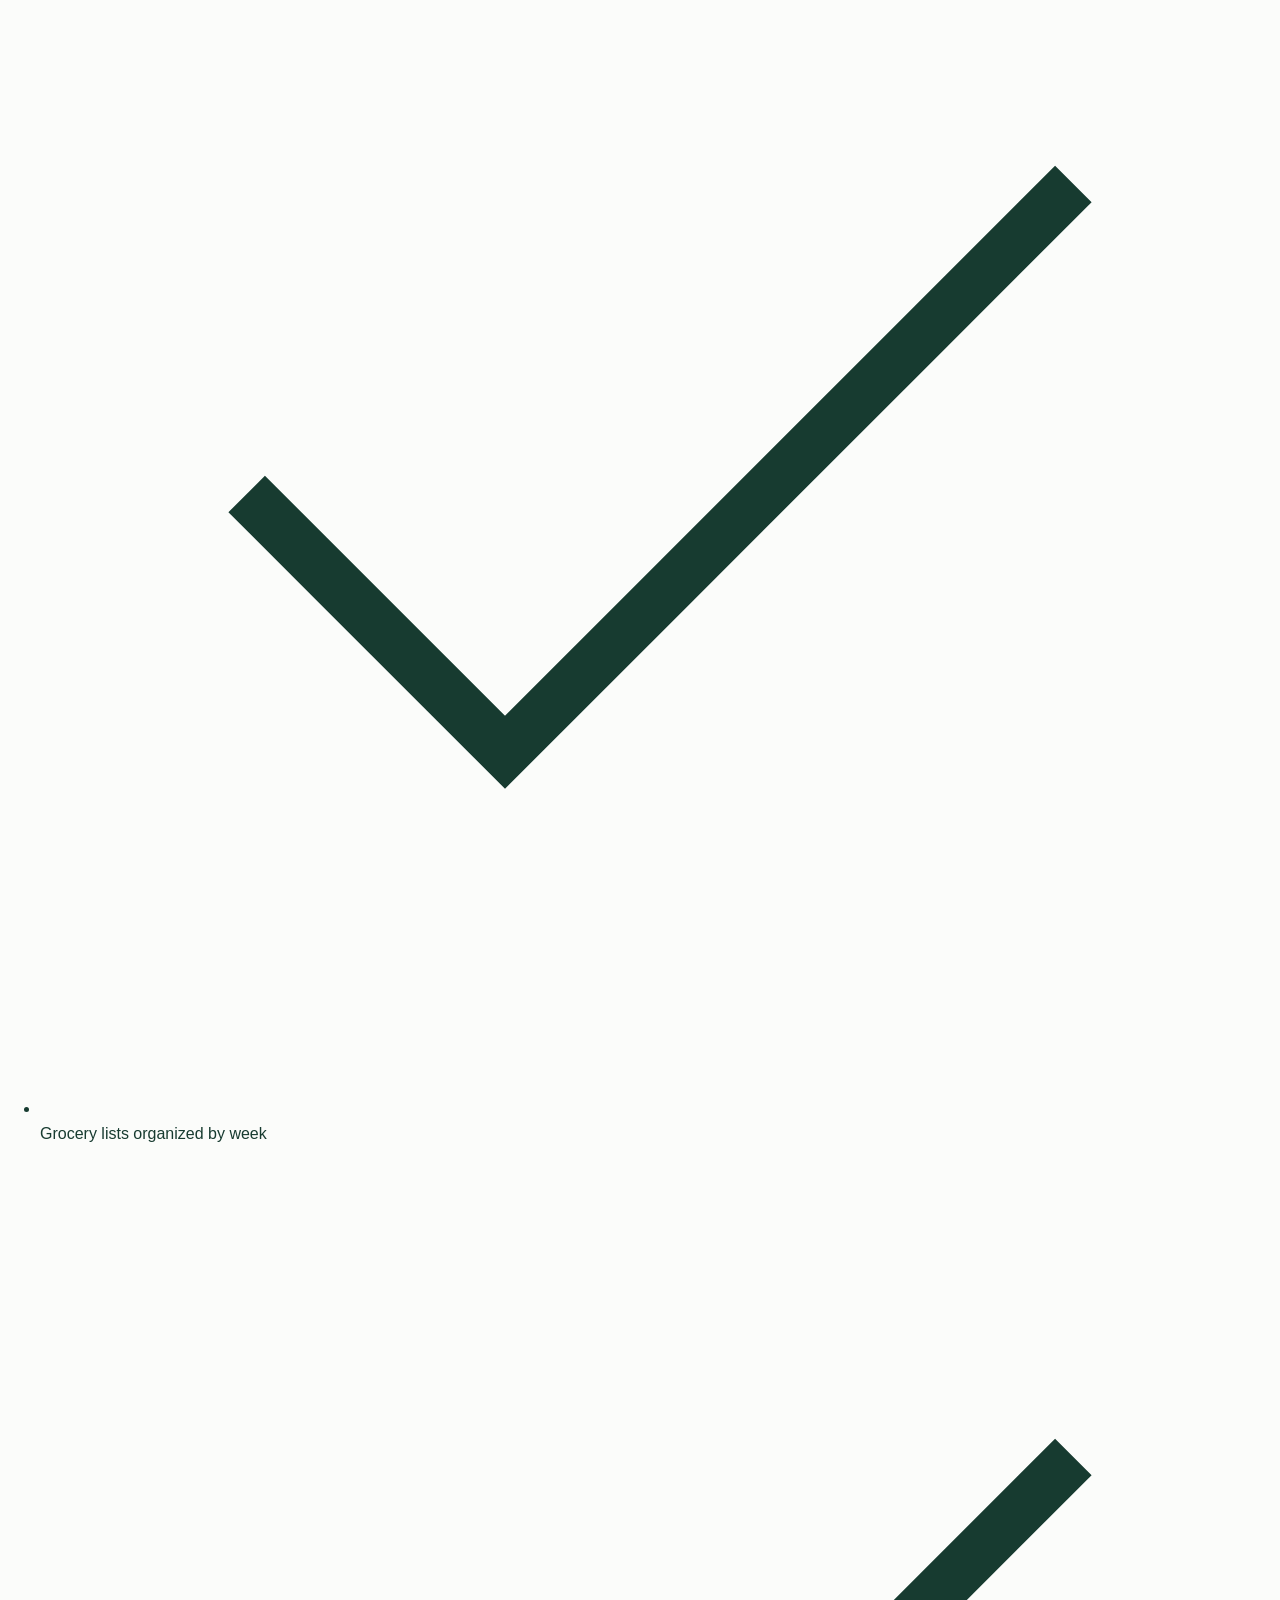
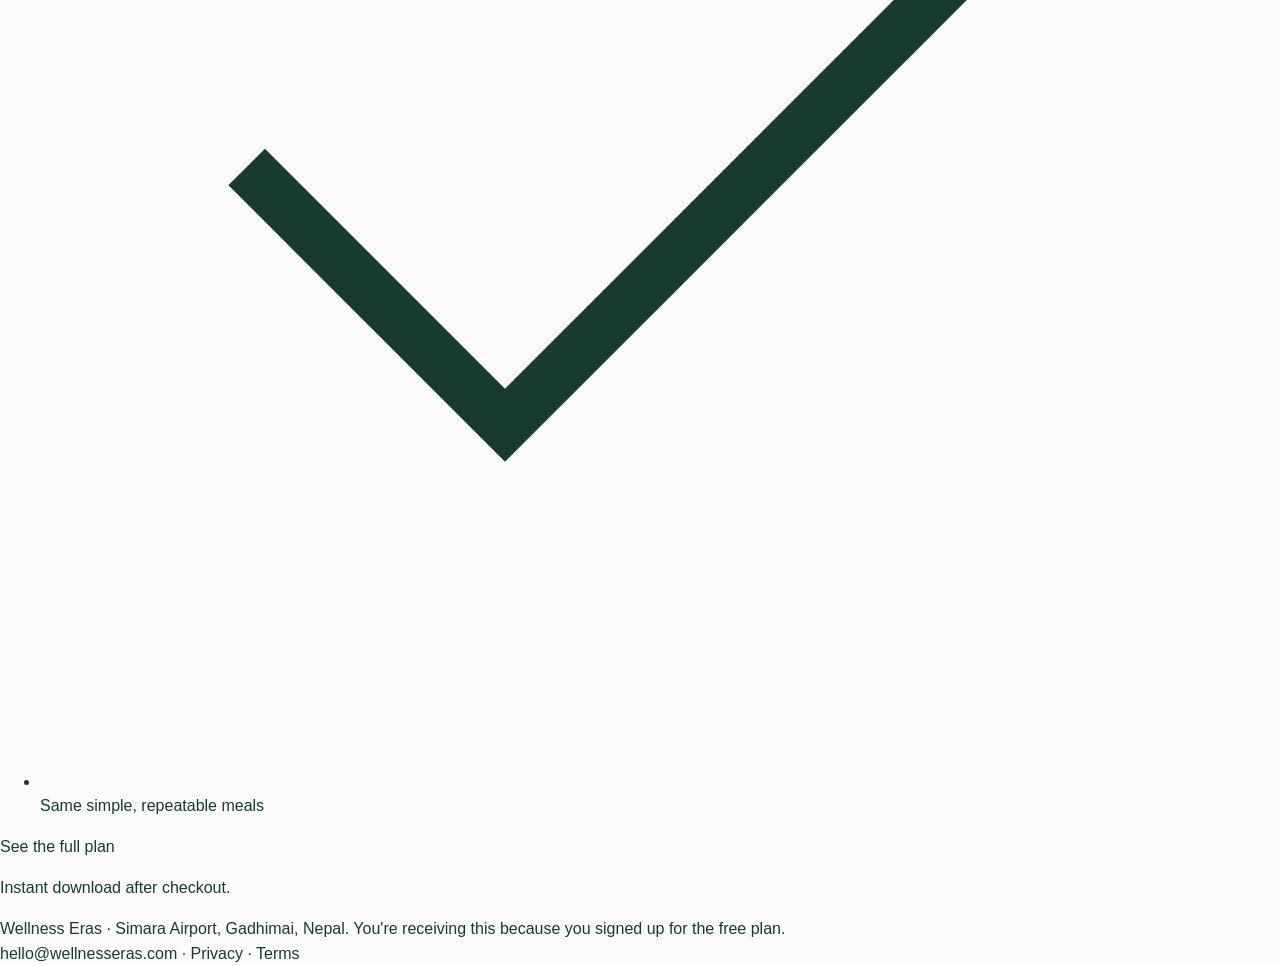
<file: welcome.html>
<!DOCTYPE html>
<html lang="en">
<head>
<meta charset="UTF-8">
<meta name="viewport" content="width=device-width, initial-scale=1.0">
<title>Your Plan Is Here — Wellness Eras</title>
<meta name="description" content="Your free 7 Day Clean Eating Plan, delivered instantly.">
<meta name="robots" content="noindex">
<link rel="icon" href="/icon-32.png" sizes="32x32">
<link rel="icon" href="/icon-192.png" sizes="192x192">
<link rel="apple-touch-icon" href="/apple-touch-icon.png">
<link rel="preconnect" href="https://fonts.googleapis.com">
<link rel="preconnect" href="https://fonts.gstatic.com" crossorigin>
<link href="https://fonts.googleapis.com/css2?family=Poppins:wght@500;600;700;800&family=Work+Sans:wght@400;500;600&display=swap" rel="stylesheet">
<link rel="stylesheet" href="styles.css">
</head>
<body>

<header class="site">
  <div class="wrap">
    <a class="brand" href="/">
      <span class="mark"><svg viewBox="0 0 24 24"><circle cx="12" cy="12" r="9"/></svg></span>
      Wellness<span class="accent">Eras</span>
    </a>
    <span class="pill-badge"><span class="dot"></span>Issue zero</span>
  </div>
</header>

<main>
  <section class="hero">
    <div class="ambient" aria-hidden="true"></div>
    <div class="wrap hero-grid">
      <div>
        <span class="eyebrow">Your plan is ready</span>
        <h1>Here's your <span class="accent">7 day</span> plan.</h1>
        <p class="lede">Seven breakfasts, seven lunches, seven dinners, snack ideas, and a grocery list so the week doesn't take much thinking. Pick one meal to try first, that's all it takes to start.</p>

        <!-- Replace with the real hosted PDF link -->
        <a class="btn btn-primary" href="/downloads/wellness-eras-7-day-plan.pdf" download>
          Download your plan
          <svg viewBox="0 0 24 24" fill="none" stroke="currentColor" stroke-width="2"><path d="M12 3v12m0 0l-5-5m5 5l5-5M5 21h14"/></svg>
        </a>
        <p class="microcopy">It's also on its way to your inbox now, in case you want it later.</p>
      </div>

      <div class="hero-art">
        <div class="circle-frame">
          <svg class="plate-fill" viewBox="0 0 240 240" role="img" aria-label="Illustration of a served plate with an egg, a citrus wedge, and a sprig of herbs">
            <circle cx="120" cy="120" r="96" fill="none" stroke="#153A2D" stroke-width="2.5"/>
            <circle cx="120" cy="120" r="74" fill="none" stroke="#D7E8DE" stroke-width="1.6"/>
            <g fill="none" stroke="#17A873" stroke-width="2.8" stroke-linecap="round" stroke-linejoin="round">
              <ellipse cx="92" cy="105" rx="30" ry="24"/>
              <circle cx="96" cy="103" r="10"/>
            </g>
            <g fill="none" stroke="#E7A93B" stroke-width="2.8" stroke-linecap="round" stroke-linejoin="round">
              <path d="M150 150 A34 34 0 0 1 150 82"/>
              <line x1="150" y1="150" x2="150" y2="82"/>
              <line x1="150" y1="116" x2="122" y2="116"/>
              <line x1="150" y1="116" x2="139" y2="90"/>
              <line x1="150" y1="116" x2="139" y2="142"/>
            </g>
            <g fill="none" stroke="#0E7E56" stroke-width="2.8" stroke-linecap="round" stroke-linejoin="round">
              <path d="M108 168 q6 -18 22 -22"/>
              <path d="M116 158 l-8 -8"/>
              <path d="M122 150 l-8 -8"/>
              <path d="M128 144 l-6 -8"/>
            </g>
          </svg>
        </div>
        <div class="float-card top">
          <div class="fc-label">Step one</div>
          <div class="fc-title">Pick one meal</div>
          <div class="fc-sub">Any day, any order</div>
        </div>
        <div class="float-card bottom">
          <div class="fc-thumb">
            <svg viewBox="0 0 24 24" fill="none" stroke="#17A873" stroke-width="2"><path d="M20 6L9 17l-5-5"/></svg>
          </div>
          <div>
            <div class="fc-label">Delivered</div>
            <div class="fc-title" style="font-size:13.5px;">Plan + grocery list</div>
          </div>
        </div>
      </div>
    </div>
  </section>

  <hr class="rule">

  <section class="section-tight">
    <div class="wrap two-col">
      <div>
        <span class="eyebrow">One more thing</span>
        <h2>If you want the other 21 days</h2>
        <p class="lede" style="font-size:16.5px;">The plan you just downloaded is the first week of a full 28 Day Clean Eating Plan I put together, same style, same real-food approach, just more of it so you're not rebuilding a plan from scratch every week.</p>
        <p class="microcopy" style="font-size:14.5px;">No pressure at all, the free week stands on its own. This is just here in case you want it.</p>
      </div>

      <div class="price-card">
        <span class="tag">28 day plan</span>
        <div class="price">$2.99 <span>one time</span></div>
        <ul class="plain" style="margin-top:16px;">
          <li><span class="tick"><svg viewBox="0 0 24 24" fill="none" stroke="currentColor"><path d="M20 6L9 17l-5-5"/></svg></span>28 days of breakfasts, lunches, and dinners</li>
          <li><span class="tick"><svg viewBox="0 0 24 24" fill="none" stroke="currentColor"><path d="M20 6L9 17l-5-5"/></svg></span>Grocery lists organized by week</li>
          <li><span class="tick"><svg viewBox="0 0 24 24" fill="none" stroke="currentColor"><path d="M20 6L9 17l-5-5"/></svg></span>Same simple, repeatable meals</li>
        </ul>
        <a class="btn btn-primary" href="/28-day-plan">See the full plan</a>
        <p class="fine">Instant download after checkout.</p>
      </div>
    </div>
  </section>
</main>

<footer class="site">
  <div class="wrap">
    <div class="addr">Wellness Eras · Simara Airport, Gadhimai, Nepal. You're receiving this because you signed up for the free plan.</div>
    <div><a href="mailto:hello@wellnesseras.com">hello@wellnesseras.com</a> · <a href="/privacy">Privacy</a> · <a href="/terms">Terms</a></div>
  </div>
</footer>

</body>
</html>
</file>
<file: styles.css>
:root{--forest:#123e2f;--ink:#173b30;--green:#0b9865;--soft-green:#edf6f0;--line:#dfe9e4;--muted:#687870;--cream:#fbfcfa;--shadow:0 22px 60px rgba(18,62,47,.10)}
*{box-sizing:border-box}
html{scroll-behavior:smooth}
body{margin:0;color:var(--ink);background:var(--cream);font-family:"DM Sans",sans-serif;line-height:1.55;-webkit-font-smoothing:antialiased}
a{text-decoration:none;color:inherit}
.container{width:min(1160px,calc(100% - 56px));margin:auto}
.site-header{height:82px;border-bottom:1px solid #e4ebe7;background:rgba(255,255,255,.92);position:relative;z-index:10}
.nav-inner{height:100%;display:flex;align-items:center;justify-content:space-between}
.brand{display:flex;align-items:center;gap:10px;font-size:16px;font-weight:700;letter-spacing:-.3px;color:var(--forest)}
.brand b{color:#11a66e}
.logo-mark{width:29px;height:29px;display:block}
.nav-link{font-size:12px;font-weight:700;color:#53655d}
.nav-link span{color:#0da16b;margin-left:4px}
.hero{position:relative;overflow:hidden;padding:104px 0 112px;background:#fff}
.hero:after{content:"";position:absolute;width:520px;height:520px;border-radius:50%;right:-180px;top:-180px;background:#f0f8f2;opacity:.9}
.hero-glow{position:absolute;width:600px;height:600px;border-radius:50%;right:-240px;top:-190px;background:radial-gradient(circle,rgba(205,237,219,.7),rgba(255,255,255,0) 68%)}
.hero-grid{position:relative;z-index:1;display:grid;grid-template-columns:1fr .92fr;gap:96px;align-items:center}
.hero-copy{max-width:570px}
.eyebrow{display:flex;align-items:center;gap:9px;font-size:10px;font-weight:800;letter-spacing:1.35px;color:var(--green)}
.eyebrow>span{width:6px;height:6px;background:#11ad73;border-radius:50%}
.hero h1{font:800 clamp(56px,6.5vw,78px)/.98 "Manrope",sans-serif;letter-spacing:-3.4px;margin:20px 0 22px;color:var(--forest)}
.hero h1 em{font-style:normal;color:#0ca66d}
.hero-lede{font-size:17px;line-height:1.7;color:#617169;max-width:535px;margin:0 0 30px}
.signup-card{background:#fff;border:1px solid #d7e5dd;border-radius:22px;padding:26px;box-shadow:var(--shadow);max-width:540px}
.signup-title{font:800 21px "Manrope";letter-spacing:-.55px;color:var(--forest)}
.signup-subtitle{font-size:12px;color:#718079;margin:3px 0 14px}
.sender-form-field{min-height:72px}
.sender-form-field iframe{display:block;width:100%!important;max-width:100%;border:0}
.microcopy{font-size:10px;color:#7b8681;line-height:1.5;margin:8px 0 0}
.trust-line{display:flex;align-items:center;gap:8px;color:#65746c;font-size:11px;margin-top:13px}
.trust-line span:first-child{width:20px;height:20px;border-radius:50%;background:#e6f7ee;color:#0b9c66;display:grid;place-items:center;font-weight:800}
.hero-visual{display:flex;justify-content:center}
.photo-wrap{width:min(540px,100%);aspect-ratio:1/1;position:relative}
.hero-photo{width:100%;height:100%;display:block;object-fit:cover;border-radius:38px;box-shadow:0 30px 80px rgba(20,57,43,.18)}
.photo-label{position:absolute;left:-30px;bottom:34px;background:rgba(255,255,255,.98);border:1px solid #dce7e1;border-radius:17px;padding:16px 19px;box-shadow:0 16px 38px rgba(24,55,44,.14)}
.photo-label small{display:block;color:#7b8781;font-size:8px;font-weight:800;letter-spacing:.8px}
.photo-label strong{display:block;font-size:13px;margin-top:3px}
.photo-label span{display:block;color:#748079;font-size:10px;margin-top:1px}
.benefits{padding:100px 0;border-top:1px solid #e4ebe7;background:var(--cream)}
.section-heading{text-align:center;max-width:680px;margin:0 auto 46px}
.section-heading h2,.preview-copy h2,.final-cta h2{font:800 42px/1.08 "Manrope";letter-spacing:-1.8px;margin:13px 0;color:var(--forest)}
.benefit-grid{display:grid;grid-template-columns:repeat(3,1fr);gap:20px}
.benefit-grid article{padding:32px 30px;border:1px solid #d9e5de;border-radius:20px;background:#fff;min-height:210px;box-shadow:0 10px 30px rgba(18,62,47,.035)}
.benefit-icon{font-size:30px;margin-bottom:20px}
.benefit-grid h3{font:800 20px "Manrope";letter-spacing:-.45px;margin:0 0 8px;color:var(--forest)}
.benefit-grid p{font-size:12px;line-height:1.65;color:#718079;margin:0;max-width:290px}
.food-preview{background:var(--soft-green);padding:104px 0}
.preview-grid{display:grid;grid-template-columns:1.08fr .92fr;gap:94px;align-items:center}
.preview-photo img{width:100%;display:block;border-radius:32px;box-shadow:0 25px 65px rgba(20,57,43,.15)}
.preview-copy{max-width:500px}
.preview-copy p{font-size:15px;line-height:1.75;color:#697870;max-width:470px}
.text-link{display:inline-flex;gap:9px;margin-top:16px;color:var(--green);font-weight:800;font-size:12px;border-bottom:1px solid #a9d1bb;padding-bottom:4px}
.final-cta{text-align:center;padding:112px 0 120px;background:#fff}
.final-inner{display:flex;flex-direction:column;align-items:center}
.final-cta h2{font-size:50px;margin:14px 0 9px}
.final-cta p{font-size:14px;color:#6d7b74;margin:0 0 23px}
.button{display:inline-flex;align-items:center;gap:11px;background:var(--forest);color:#fff;border-radius:999px;padding:15px 25px;font-size:13px;font-weight:800;letter-spacing:.05px;box-shadow:0 12px 28px rgba(18,62,47,.18);transition:transform .2s ease,box-shadow .2s ease,background .2s ease}
.button:hover{background:#0b9865;transform:translateY(-2px);box-shadow:0 15px 32px rgba(18,62,47,.22)}
.site-footer{background:#f4f8f5;border-top:1px solid #dfe9e4;padding:32px 0 20px}
.footer-inner{display:flex;justify-content:space-between;align-items:center}
.footer-links{display:flex;gap:23px;color:#68766f;font-size:10.5px}
.copyright{border-top:1px solid #dfe9e4;margin-top:25px;padding-top:15px;color:#8b948f;font-size:9.5px}
.legal-page{padding:70px 0 100px}
.legal-page .container{max-width:780px}
.legal-page h1{font:800 48px "Manrope";letter-spacing:-1.8px}
.legal-page h2{font:800 23px "Manrope";margin-top:36px}
.legal-page p{font-size:14px;color:#65746d}
.legal-page a{color:#0b9865;font-weight:700}
@media(max-width:900px){.container{width:min(100% - 44px,1160px)}.hero{padding:78px 0 86px}.hero-grid,.preview-grid{grid-template-columns:1fr;gap:54px}.hero-copy{max-width:none}.hero-visual{order:2}.photo-wrap{max-width:600px}.hero h1{font-size:58px}.benefit-grid{grid-template-columns:1fr}.preview-copy{order:1;max-width:none}.preview-photo{order:2}.preview-photo img{max-width:600px;margin:auto}}
@media(max-width:560px){.container{width:calc(100% - 30px)}.site-header{height:70px}.hero{padding:58px 0 64px}.hero h1{font-size:46px;letter-spacing:-2.2px}.hero-lede{font-size:14px}.signup-card{padding:19px;border-radius:18px}.photo-label{left:8px;bottom:17px;padding:13px 15px}.benefits,.food-preview{padding:70px 0}.section-heading h2,.preview-copy h2{font-size:34px;letter-spacing:-1.3px}.final-cta{padding:78px 0 88px}.final-cta h2{font-size:38px}.button{padding:14px 21px}.footer-inner{align-items:flex-start;flex-direction:column;gap:17px}.footer-links{flex-wrap:wrap;gap:10px 18px}}
</file>
